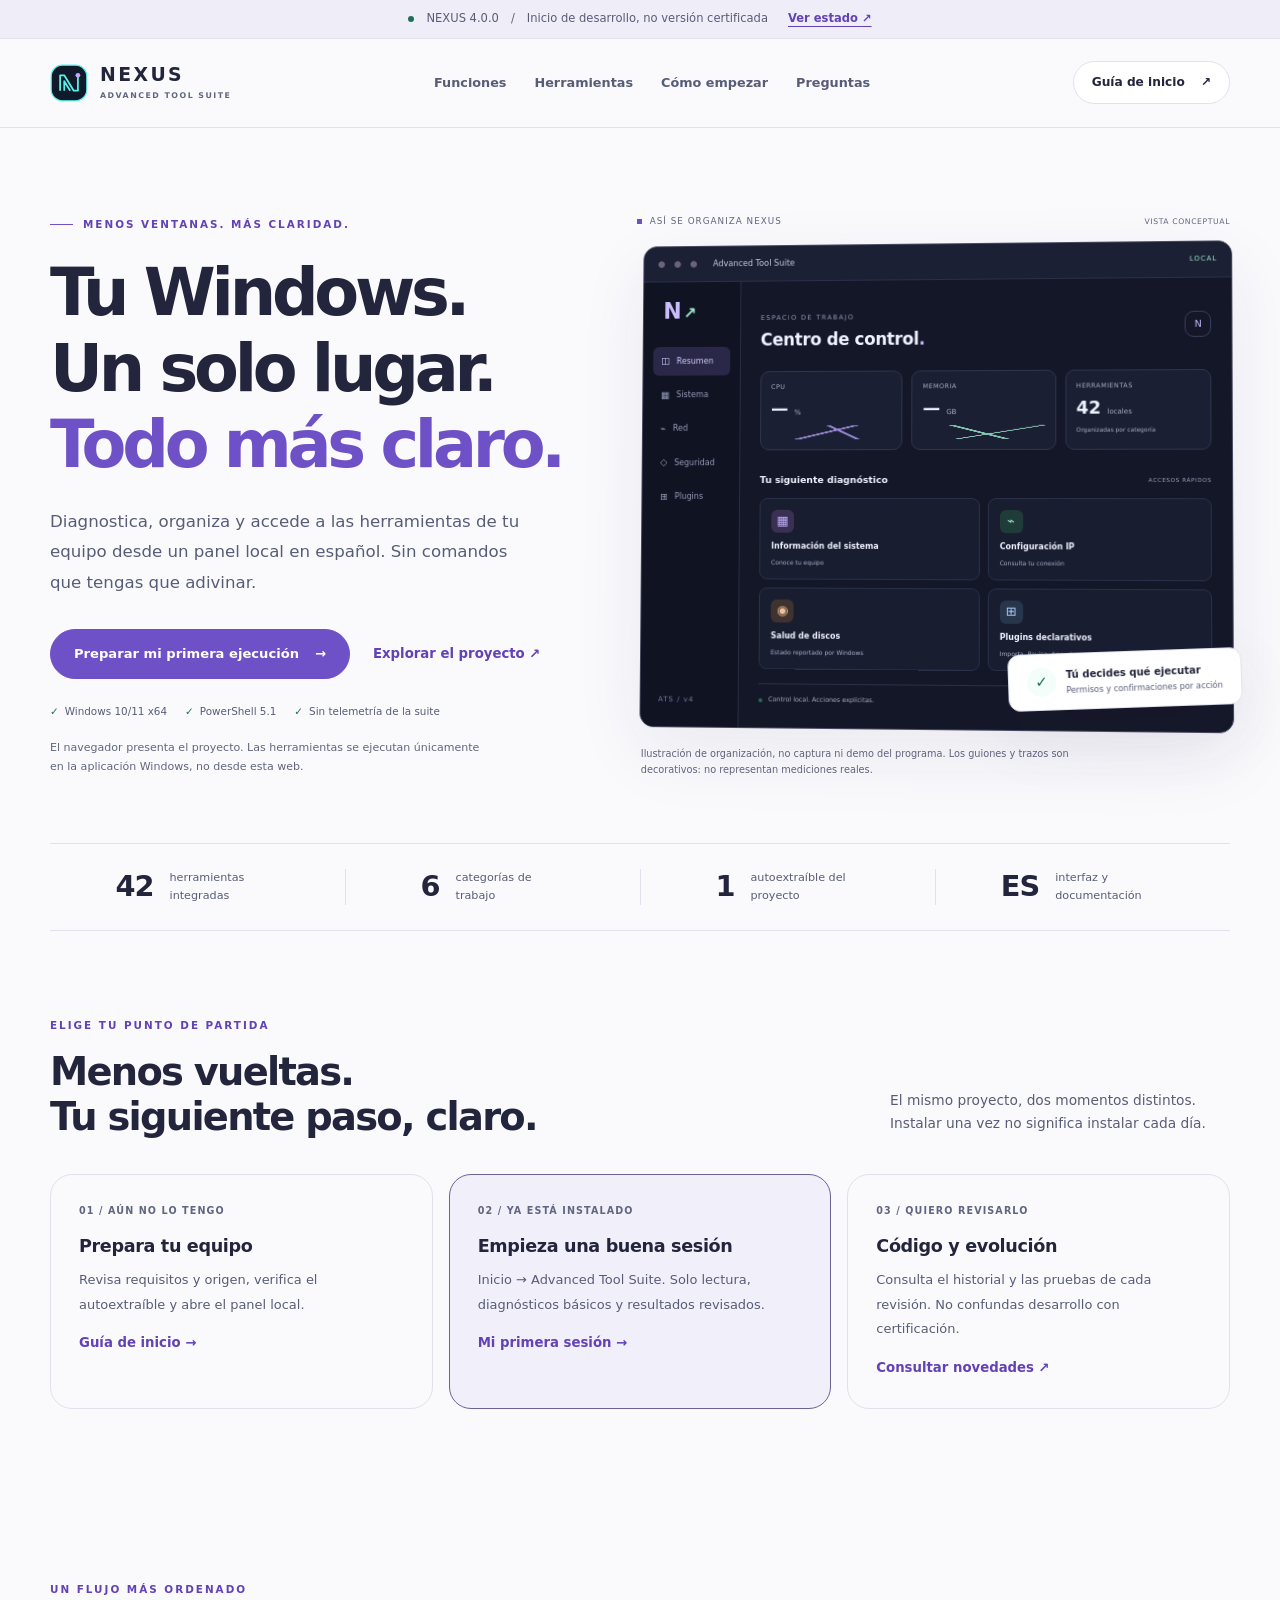
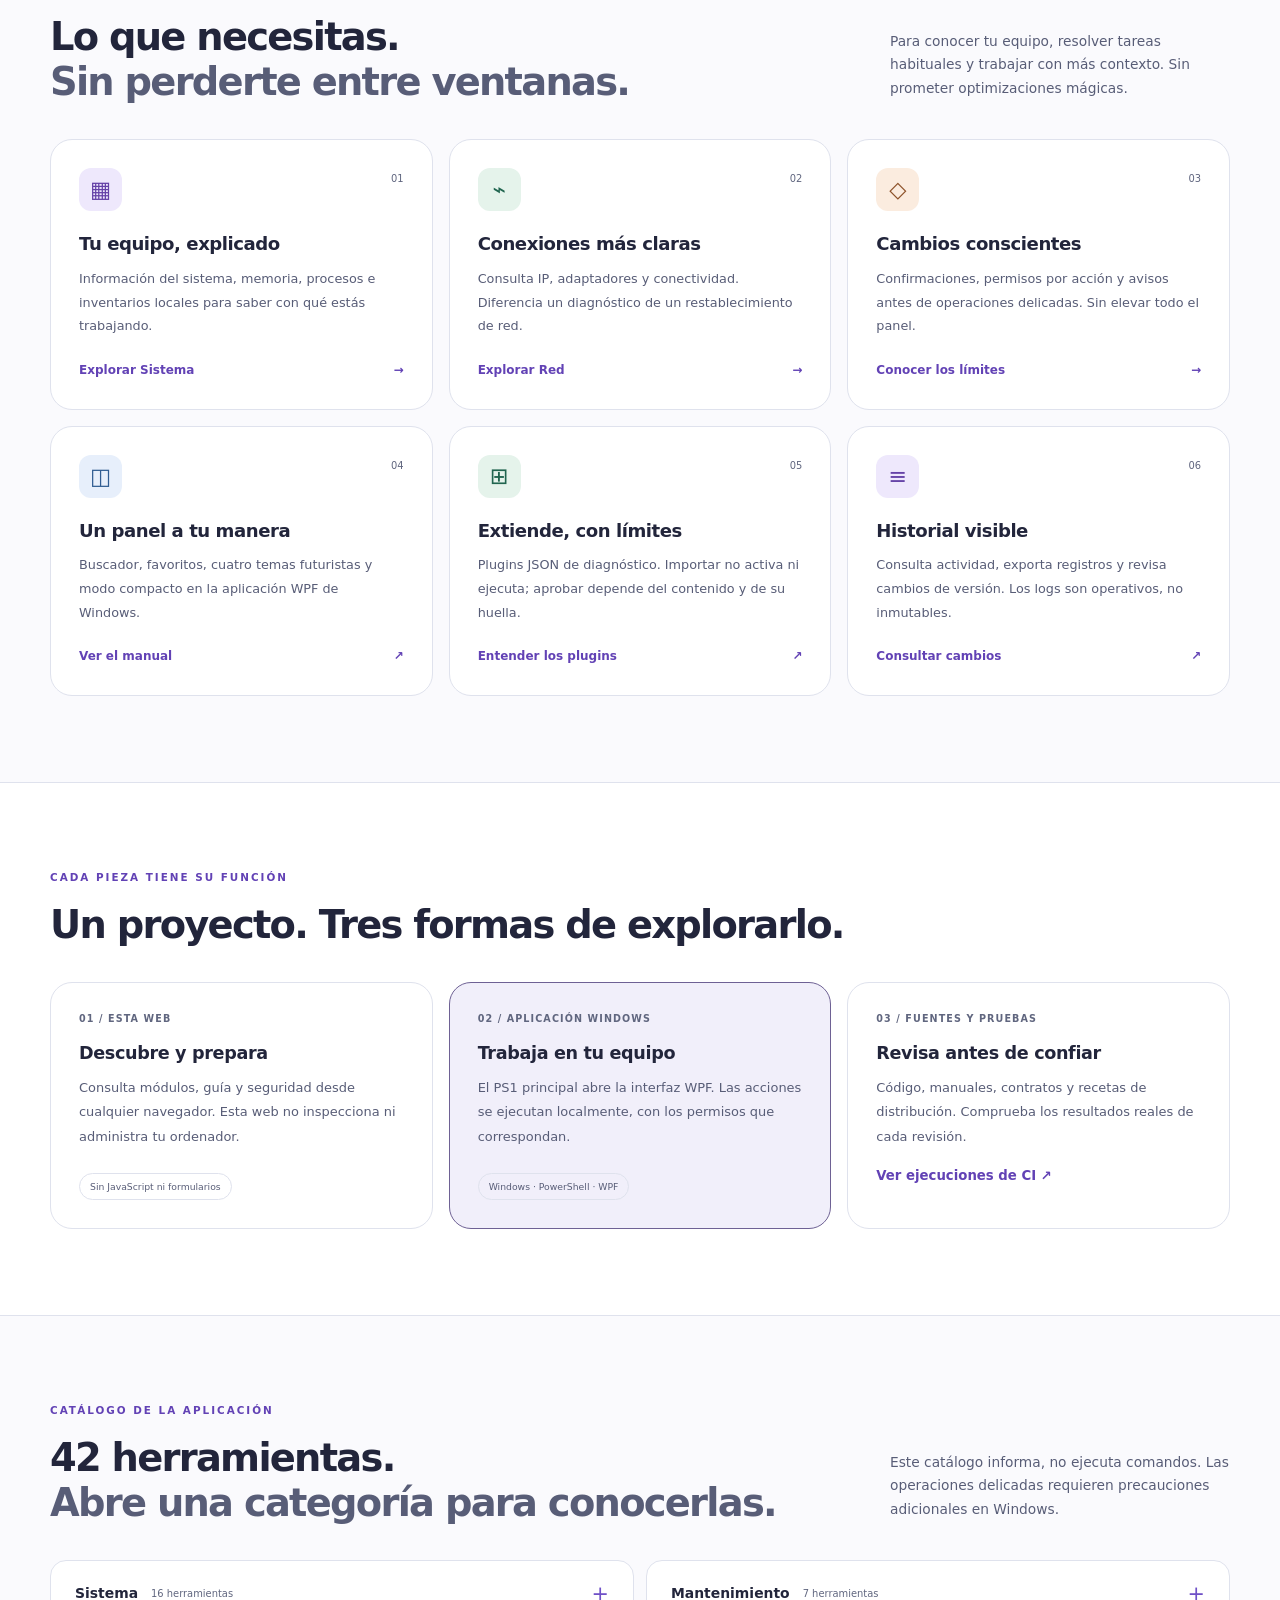
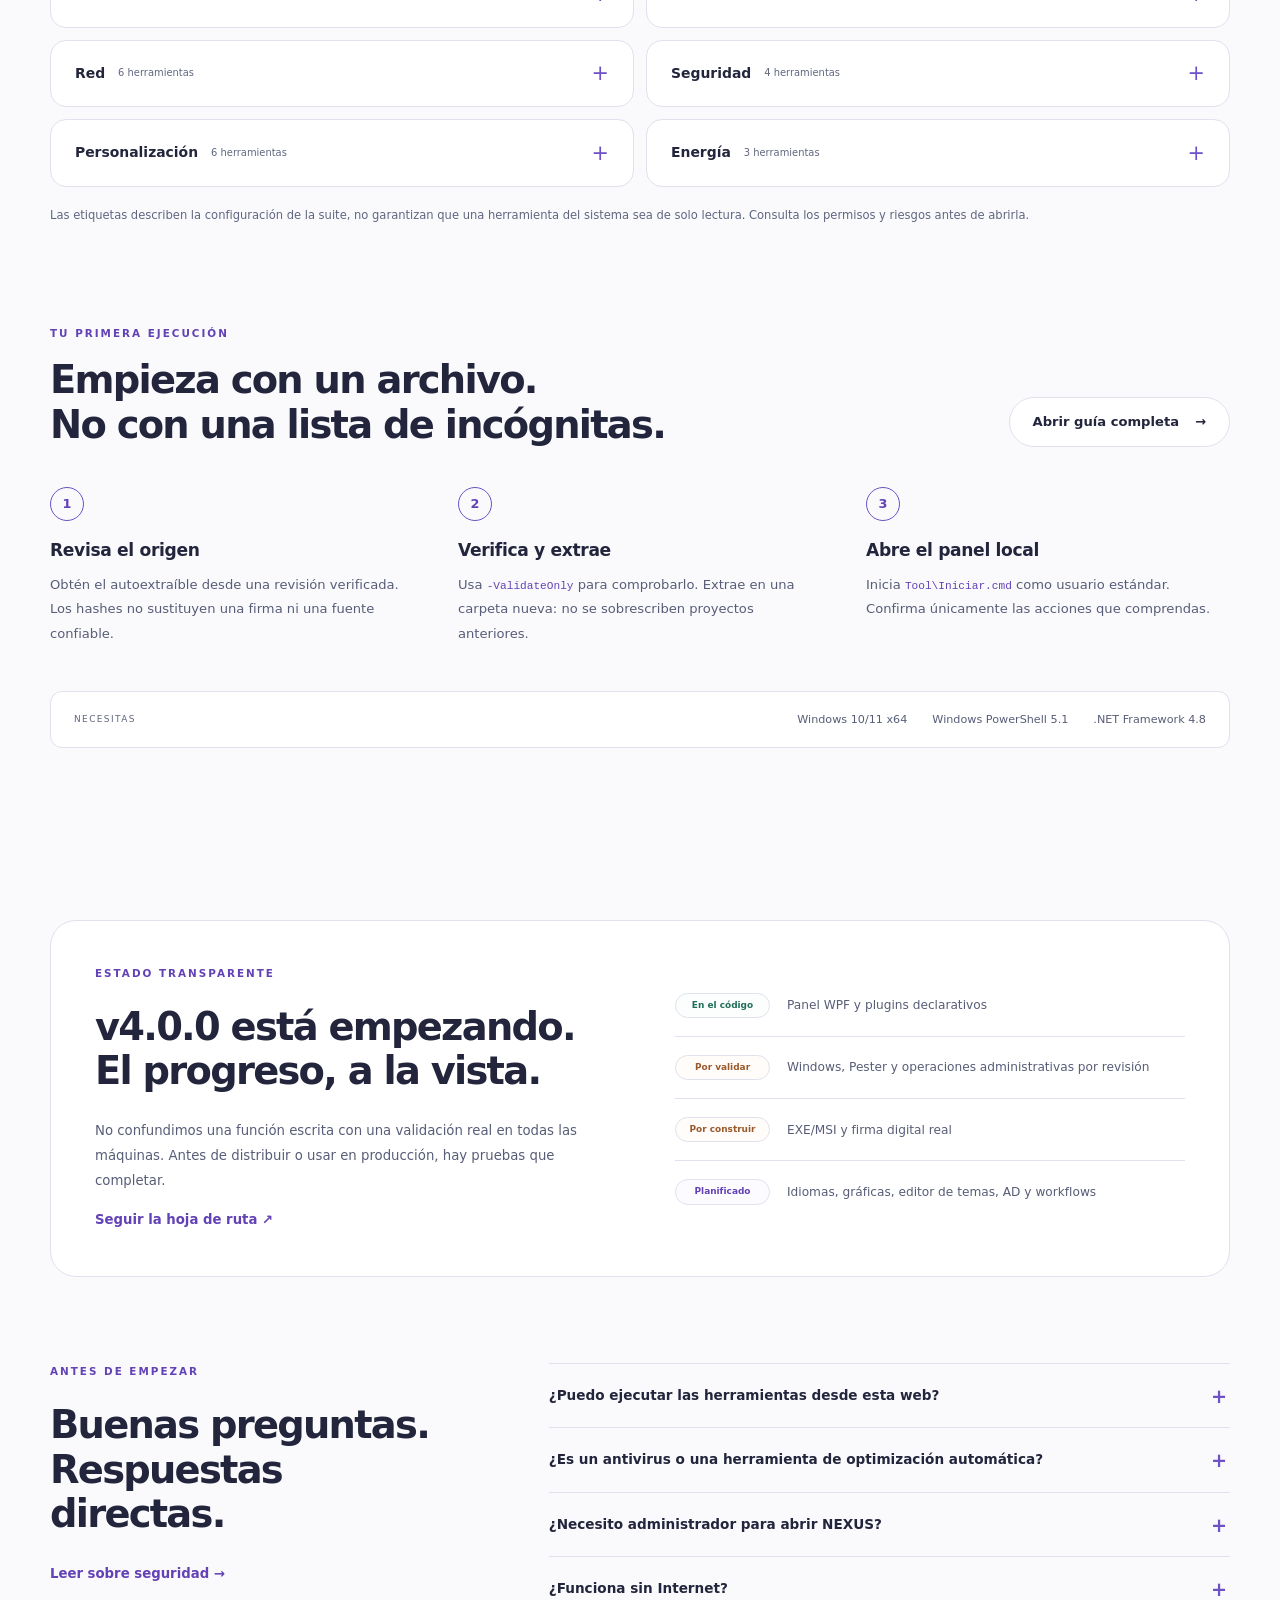
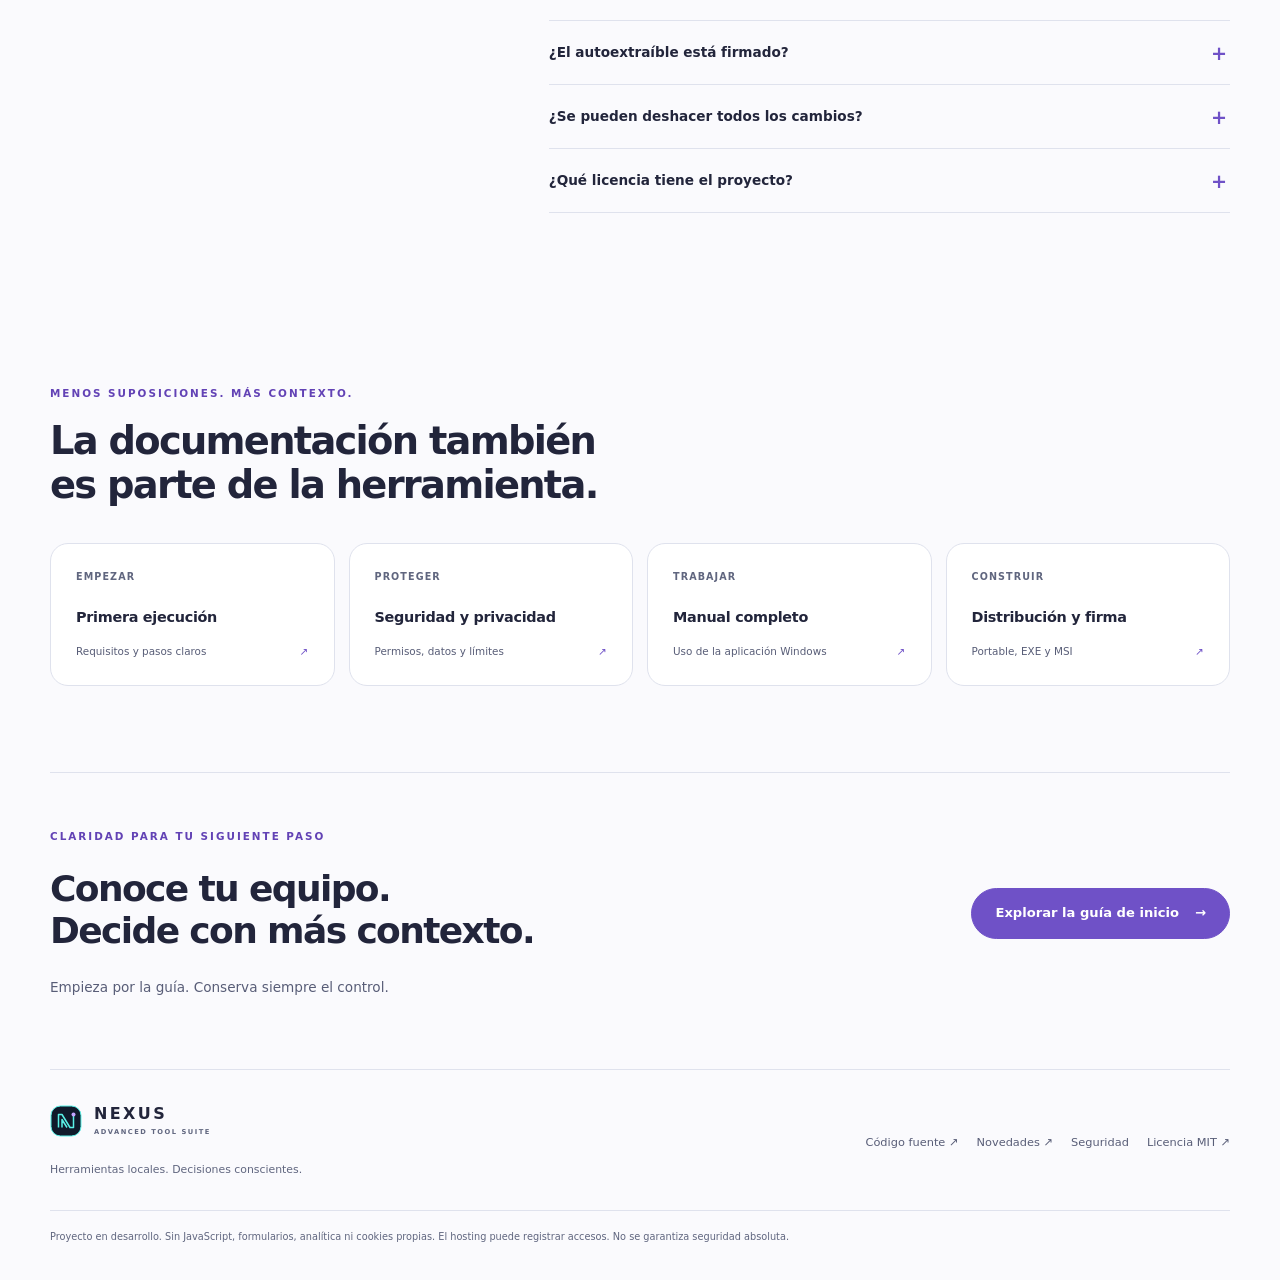
<file: site/index.html>
<!doctype html>
<html lang="es">
<head>
  <meta charset="utf-8">
  <meta name="viewport" content="width=device-width,initial-scale=1">
  <meta name="description" content="NEXUS reúne 42 herramientas de Windows en un panel PowerShell en español. Explora sus módulos, consulta la guía y prepara una ejecución segura.">
  <meta name="theme-color" content="#10132a">
  <meta name="referrer" content="no-referrer">
  <meta http-equiv="Content-Security-Policy" content="default-src 'none'; style-src 'self'; img-src 'self'; font-src 'none'; connect-src 'none'; script-src 'none'; object-src 'none'; base-uri 'none'; form-action 'none'">
  <meta name="color-scheme" content="dark light">
  <meta property="og:type" content="website">
  <meta property="og:locale" content="es_ES">
  <meta property="og:title" content="NEXUS · Tu Windows, bajo control">
  <meta property="og:description" content="Un panel local, 42 herramientas y una forma más clara de trabajar con Windows. Proyecto en desarrollo, con código y límites visibles.">
  <title>NEXUS · Tu Windows, bajo control</title>
  <link rel="icon" href="assets/logo.svg" type="image/svg+xml">
  <link rel="stylesheet" href="styles.css">
</head>
<body>
<a class="skip" href="#contenido">Saltar al contenido</a>
<div class="announcement"><span class="live-dot" aria-hidden="true"></span> NEXUS 4.0.0 <span class="announcement-divider">/</span> Inicio de desarrollo, no versión certificada <a href="#estado">Ver estado <span aria-hidden="true">↗</span></a></div>
<header class="site-header">
  <div class="wrap header-row">
    <a class="brand" href="./" aria-label="NEXUS, inicio"><img src="assets/logo.svg" width="38" height="38" alt=""><span>NEXUS<small>ADVANCED TOOL SUITE</small></span></a>
    <nav aria-label="Navegación principal"><a href="#modulos">Funciones</a><a href="#catalogo">Herramientas</a><a href="#empezar">Cómo empezar</a><a href="#preguntas">Preguntas</a></nav>
    <a class="button button-small" href="guia.html">Guía de inicio <span aria-hidden="true">↗</span></a>
  </div>
</header>
<main id="contenido">
  <section class="wrap hero" aria-labelledby="titulo">
    <div class="hero-copy">
      <p class="eyebrow"><span class="eyebrow-line" aria-hidden="true"></span> MENOS VENTANAS. MÁS CLARIDAD.</p>
      <h1 id="titulo">Tu Windows.<br>Un solo lugar.<br><span>Todo más claro.</span></h1>
      <p class="lead">Diagnostica, organiza y accede a las herramientas de tu equipo desde un panel local en español. Sin comandos que tengas que adivinar.</p>
      <div class="actions"><a class="button primary" href="guia.html">Preparar mi primera ejecución <span aria-hidden="true">→</span></a><a class="text-link" href="https://github.com/yhquintero/Advanced_Tool_Suite">Explorar el proyecto ↗</a></div>
      <ul class="hero-points"><li>Windows 10/11 x64</li><li>PowerShell 5.1</li><li>Sin telemetría de la suite</li></ul>
      <p class="hero-note">El navegador presenta el proyecto. Las herramientas se ejecutan únicamente en la aplicación Windows, no desde esta web.</p>
    </div>
    <figure class="product-figure">
      <div class="preview-label"><span class="tiny-square" aria-hidden="true"></span> ASÍ SE ORGANIZA NEXUS <span>VISTA CONCEPTUAL</span></div>
      <div class="product-window" role="img" aria-label="Ilustración del centro de control, sin conexión al equipo">
        <div class="window-bar"><span class="window-dots" aria-hidden="true">● ● ●</span><span>Advanced Tool Suite</span><span class="local-badge">LOCAL</span></div>
        <div class="window-body">
          <div class="mock-sidebar" aria-hidden="true"><div class="mock-mark">N<span>↗</span></div><span class="mock-active">◫ <span>Resumen</span></span><span>▦ <span>Sistema</span></span><span>⌁ <span>Red</span></span><span>◇ <span>Seguridad</span></span><span>⊞ <span>Plugins</span></span><div class="mock-sidebar-bottom">ATS / v4</div></div>
          <div class="mock-main">
            <div class="mock-greeting"><div><small>ESPACIO DE TRABAJO</small><h2>Centro de control<span>.</span></h2></div><span class="mock-avatar" aria-hidden="true">N</span></div>
            <div class="mock-metrics"><div><span>CPU</span><strong>— <small>%</small></strong><div class="spark spark-a" aria-hidden="true"></div></div><div><span>MEMORIA</span><strong>— <small>GB</small></strong><div class="spark spark-b" aria-hidden="true"></div></div><div><span>HERRAMIENTAS</span><strong>42 <small>locales</small></strong><span class="metric-caption">Organizadas por categoría</span></div></div>
            <div class="mock-section-title"><strong>Tu siguiente diagnóstico</strong><span>ACCESOS RÁPIDOS</span></div>
            <div class="mock-tool-grid"><div><span class="tool-symbol lavender" aria-hidden="true">▦</span><strong>Información del sistema</strong><small>Conoce tu equipo</small></div><div><span class="tool-symbol mint" aria-hidden="true">⌁</span><strong>Configuración IP</strong><small>Consulta tu conexión</small></div><div><span class="tool-symbol peach" aria-hidden="true">◉</span><strong>Salud de discos</strong><small>Estado reportado por Windows</small></div><div><span class="tool-symbol blue" aria-hidden="true">⊞</span><strong>Plugins declarativos</strong><small>Importa. Revisa. Aprueba.</small></div></div>
            <div class="mock-activity"><span class="live-dot" aria-hidden="true"></span><span>Control local. Acciones explícitas.</span><span class="activity-line" aria-hidden="true"></span></div>
          </div>
        </div>
      </div>
      <figcaption>Ilustración de organización, no captura ni demo del programa. Los guiones y trazos son decorativos: no representan mediciones reales.</figcaption>
      <div class="floating-note"><span aria-hidden="true">✓</span><div><strong>Tú decides qué ejecutar</strong><small>Permisos y confirmaciones por acción</small></div></div>
    </figure>
  </section>
  <div class="wrap proof-strip" aria-label="Resumen del proyecto"><div><strong>42</strong><span>herramientas integradas</span></div><div><strong>6</strong><span>categorías de trabajo</span></div><div><strong>1</strong><span>autoextraíble del proyecto</span></div><div><strong>ES</strong><span>interfaz y documentación</span></div></div>

  <section class="wrap section journey-section" aria-labelledby="ruta-uso"><div class="section-heading"><div><p class="eyebrow">ELIGE TU PUNTO DE PARTIDA</p><h2 id="ruta-uso">Menos vueltas.<br>Tu siguiente paso, claro.</h2></div><p>El mismo proyecto, dos momentos distintos. Instalar una vez no significa instalar cada día.</p></div><div class="ecosystem-grid"><article><span class="ecosystem-tag">01 / AÚN NO LO TENGO</span><h3>Prepara tu equipo</h3><p>Revisa requisitos y origen, verifica el autoextraíble y abre el panel local.</p><a class="text-link" href="guia.html">Guía de inicio →</a></article><article class="ecosystem-highlight"><span class="ecosystem-tag">02 / YA ESTÁ INSTALADO</span><h3>Empieza una buena sesión</h3><p>Inicio → Advanced Tool Suite. Solo lectura, diagnósticos básicos y resultados revisados.</p><a class="text-link" href="uso.html">Mi primera sesión →</a></article><article><span class="ecosystem-tag">03 / QUIERO REVISARLO</span><h3>Código y evolución</h3><p>Consulta el historial y las pruebas de cada revisión. No confundas desarrollo con certificación.</p><a class="text-link" href="https://github.com/yhquintero/Advanced_Tool_Suite/blob/main/CHANGELOG.md">Consultar novedades ↗</a></article></div></section>
  <section class="wrap section" id="modulos" aria-labelledby="funciones">
    <div class="section-heading"><div><p class="eyebrow">UN FLUJO MÁS ORDENADO</p><h2 id="funciones">Lo que necesitas.<br><span class="muted-heading">Sin perderte entre ventanas.</span></h2></div><p>Para conocer tu equipo, resolver tareas habituales y trabajar con más contexto. Sin prometer optimizaciones mágicas.</p></div>
    <div class="feature-grid">
      <article class="feature-card"><span class="tool-symbol lavender" aria-hidden="true">▦</span><span class="feature-number">01</span><h3>Tu equipo, explicado</h3><p>Información del sistema, memoria, procesos e inventarios locales para saber con qué estás trabajando.</p><a href="#catalogo">Explorar Sistema <span aria-hidden="true">→</span></a></article>
      <article class="feature-card"><span class="tool-symbol mint" aria-hidden="true">⌁</span><span class="feature-number">02</span><h3>Conexiones más claras</h3><p>Consulta IP, adaptadores y conectividad. Diferencia un diagnóstico de un restablecimiento de red.</p><a href="#catalogo">Explorar Red <span aria-hidden="true">→</span></a></article>
      <article class="feature-card"><span class="tool-symbol peach" aria-hidden="true">◇</span><span class="feature-number">03</span><h3>Cambios conscientes</h3><p>Confirmaciones, permisos por acción y avisos antes de operaciones delicadas. Sin elevar todo el panel.</p><a href="seguridad.html">Conocer los límites <span aria-hidden="true">→</span></a></article>
      <article class="feature-card"><span class="tool-symbol blue" aria-hidden="true">◫</span><span class="feature-number">04</span><h3>Un panel a tu manera</h3><p>Buscador, favoritos, cuatro temas futuristas y modo compacto en la aplicación WPF de Windows.</p><a href="https://github.com/yhquintero/Advanced_Tool_Suite/blob/main/MANUAL.md">Ver el manual <span aria-hidden="true">↗</span></a></article>
      <article class="feature-card"><span class="tool-symbol mint" aria-hidden="true">⊞</span><span class="feature-number">05</span><h3>Extiende, con límites</h3><p>Plugins JSON de diagnóstico. Importar no activa ni ejecuta; aprobar depende del contenido y de su huella.</p><a href="https://github.com/yhquintero/Advanced_Tool_Suite/blob/main/Plugins/README.md">Entender los plugins <span aria-hidden="true">↗</span></a></article>
      <article class="feature-card"><span class="tool-symbol lavender" aria-hidden="true">≡</span><span class="feature-number">06</span><h3>Historial visible</h3><p>Consulta actividad, exporta registros y revisa cambios de versión. Los logs son operativos, no inmutables.</p><a href="https://github.com/yhquintero/Advanced_Tool_Suite/blob/main/CHANGELOG.md">Consultar cambios <span aria-hidden="true">↗</span></a></article>
    </div>
  </section>

  <section class="ecosystem-section" aria-labelledby="ecosistema"><div class="wrap section"><div class="section-heading"><div><p class="eyebrow">CADA PIEZA TIENE SU FUNCIÓN</p><h2 id="ecosistema">Un proyecto. Tres formas de explorarlo.</h2></div></div><div class="ecosystem-grid"><article><span class="ecosystem-tag">01 / ESTA WEB</span><h3>Descubre y prepara</h3><p>Consulta módulos, guía y seguridad desde cualquier navegador. Esta web no inspecciona ni administra tu ordenador.</p><span class="pill">Sin JavaScript ni formularios</span></article><article class="ecosystem-highlight"><span class="ecosystem-tag">02 / APLICACIÓN WINDOWS</span><h3>Trabaja en tu equipo</h3><p>El PS1 principal abre la interfaz WPF. Las acciones se ejecutan localmente, con los permisos que correspondan.</p><span class="pill">Windows · PowerShell · WPF</span></article><article><span class="ecosystem-tag">03 / FUENTES Y PRUEBAS</span><h3>Revisa antes de confiar</h3><p>Código, manuales, contratos y recetas de distribución. Comprueba los resultados reales de cada revisión.</p><a class="text-link" href="https://github.com/yhquintero/Advanced_Tool_Suite/actions">Ver ejecuciones de CI ↗</a></article></div></div></section>

  <section class="wrap section" id="catalogo" aria-labelledby="herramientas"><div class="section-heading"><div><p class="eyebrow">CATÁLOGO DE LA APLICACIÓN</p><h2 id="herramientas">42 herramientas.<br><span class="muted-heading">Abre una categoría para conocerlas.</span></h2></div><p>Este catálogo informa, no ejecuta comandos. Las operaciones delicadas requieren precauciones adicionales en Windows.</p></div>
    <div class="catalog" data-catalog="builtin">
<!-- ATS_CATALOG_START -->
      <details class="category"><summary>Sistema<span class="category-count">16 herramientas</span></summary><ul class="tool-list">
        <li data-tool-id="1"><strong>Informacion del sistema</strong><span class="tool-permission">Abrir / consultar</span><small>Version de Windows, hardware y configuracion.</small></li>
        <li data-tool-id="2"><strong>Administrador de tareas</strong><span class="tool-permission">Abrir / consultar</span><small>Procesos, consumo de CPU y memoria.</small></li>
        <li data-tool-id="3"><strong>Administrador de dispositivos</strong><span class="tool-permission">Abrir / consultar</span><small>Hardware y controladores del equipo.</small></li>
        <li data-tool-id="4"><strong>Servicios de Windows</strong><span class="tool-permission">UAC</span><small>Consulta y administra servicios.</small></li>
        <li data-tool-id="6"><strong>Terminal administrativa</strong><span class="tool-permission">UAC</span><small>Abre CMD con privilegios elevados.</small></li>
        <li data-tool-id="7"><strong>Panel de control</strong><span class="tool-permission">Abrir / consultar</span><small>Todas las opciones clasicas de Windows.</small></li>
        <li data-tool-id="8"><strong>Editor del Registro</strong><span class="tool-permission warning">UAC · confirmar</span><small>Configuracion avanzada. Exporta antes de modificar.</small></li>
        <li data-tool-id="9"><strong>Dispositivos de audio</strong><span class="tool-permission">Abrir / consultar</span><small>Reproduccion, grabacion y sonidos.</small></li>
        <li data-tool-id="16"><strong>Todas las tareas</strong><span class="tool-permission">Abrir / consultar</span><small>Abre la vista avanzada del Panel de control.</small></li>
        <li data-tool-id="24"><strong>Reiniciar Explorador</strong><span class="tool-permission warning">Confirmación</span><small>Cierra ventanas del Explorador y recarga la barra de tareas.</small></li>
        <li data-tool-id="30"><strong>Exportar inventario</strong><span class="tool-permission">Abrir / consultar</span><small>Genera un informe local de hardware y red en Documentos.</small></li>
        <li data-tool-id="31"><strong>Fecha y hora</strong><span class="tool-permission">Abrir / consultar</span><small>Reloj, zona horaria y sincronizacion.</small></li>
        <li data-tool-id="36"><strong>Bloc de notas</strong><span class="tool-permission">Abrir / consultar</span><small>Editor de texto de Windows.</small></li>
        <li data-tool-id="38"><strong>Aplicaciones instaladas</strong><span class="tool-permission">Abrir / consultar</span><small>Abre la carpeta de aplicaciones de Windows.</small></li>
        <li data-tool-id="39"><strong>Activacion de Windows</strong><span class="tool-permission">Abrir / consultar</span><small>Consulta el estado de licencia en Configuracion.</small></li>
        <li data-tool-id="41"><strong>Programador de tareas</strong><span class="tool-permission">UAC</span><small>Consulta y administra tareas programadas.</small></li>
      </ul></details>
      <details class="category"><summary>Mantenimiento<span class="category-count">7 herramientas</span></summary><ul class="tool-list">
        <li data-tool-id="11"><strong>Comprobar unidad</strong><span class="tool-permission">UAC</span><small>CHKDSK en modo lectura; no programa reparaciones.</small></li>
        <li data-tool-id="12"><strong>Convertir FAT32 a NTFS</strong><span class="tool-permission warning">UAC · confirmar</span><small>Conversion no reversible desde esta herramienta. Haz una copia.</small></li>
        <li data-tool-id="13"><strong>Liberar espacio</strong><span class="tool-permission">Abrir / consultar</span><small>Abre el limpiador oficial; tu eliges que borrar.</small></li>
        <li data-tool-id="14"><strong>Diagnostico de memoria</strong><span class="tool-permission">Abrir / consultar</span><small>Consulta consumo real; no cierra procesos ni promete liberar RAM.</small></li>
        <li data-tool-id="15"><strong>Planes de energia</strong><span class="tool-permission">Abrir / consultar</span><small>Elige rendimiento o ahorro sin cambios automaticos.</small></li>
        <li data-tool-id="19"><strong>Salud de los discos</strong><span class="tool-permission">Abrir / consultar</span><small>Estado reportado por Windows; no sustituye un diagnostico fisico.</small></li>
        <li data-tool-id="32"><strong>Administrador de discos</strong><span class="tool-permission">UAC</span><small>Particiones y volumenes. Modifica con precaucion.</small></li>
      </ul></details>
      <details class="category"><summary>Red<span class="category-count">6 herramientas</span></summary><ul class="tool-list">
        <li data-tool-id="5"><strong>Adaptadores de red</strong><span class="tool-permission">Abrir / consultar</span><small>Conexiones Ethernet, Wi-Fi y adaptadores.</small></li>
        <li data-tool-id="20"><strong>Restablecer Winsock</strong><span class="tool-permission warning">UAC · confirmar</span><small>Restablece el catalogo de red; requiere reinicio posterior.</small></li>
        <li data-tool-id="21"><strong>Configuracion de red</strong><span class="tool-permission">Abrir / consultar</span><small>Abre la configuracion de conexiones de Windows.</small></li>
        <li data-tool-id="27"><strong>Configuracion IP</strong><span class="tool-permission">Abrir / consultar</span><small>Muestra direcciones, DNS y puertas de enlace.</small></li>
        <li data-tool-id="28"><strong>Prueba de conectividad</strong><span class="tool-permission">Abrir / consultar</span><small>Envia cuatro solicitudes a google.com.</small></li>
        <li data-tool-id="29"><strong>Consultar IP o dominio</strong><span class="tool-permission">Abrir / consultar</span><small>Prueba un destino validado con cuatro solicitudes.</small></li>
      </ul></details>
      <details class="category"><summary>Seguridad<span class="category-count">4 herramientas</span></summary><ul class="tool-list">
        <li data-tool-id="33"><strong>Activar firewall</strong><span class="tool-permission warning">UAC · confirmar</span><small>Activa la proteccion en todos los perfiles.</small></li>
        <li data-tool-id="34"><strong>Desactivar firewall</strong><span class="tool-permission warning">UAC · confirmar</span><small>Desprotege todos los perfiles. No recomendado.</small></li>
        <li data-tool-id="35"><strong>Seguridad de Windows</strong><span class="tool-permission">Abrir / consultar</span><small>Centro de proteccion y estado del antivirus.</small></li>
        <li data-tool-id="40"><strong>Analisis rapido Defender</strong><span class="tool-permission">UAC</span><small>Solicita un analisis rapido con Microsoft Defender.</small></li>
      </ul></details>
      <details class="category"><summary>Personalización<span class="category-count">6 herramientas</span></summary><ul class="tool-list">
        <li data-tool-id="10"><strong>Ver archivos ocultos</strong><span class="tool-permission">Abrir / consultar</span><small>Activa su visualizacion sin alterar archivos del disco.</small></li>
        <li data-tool-id="17"><strong>Menu contextual clasico</strong><span class="tool-permission warning">Confirmación</span><small>Windows 11: requiere reiniciar el Explorador o la sesion.</small></li>
        <li data-tool-id="18"><strong>Restaurar menu moderno</strong><span class="tool-permission warning">Confirmación</span><small>Deshace el ajuste del menu clasico en Windows 11.</small></li>
        <li data-tool-id="25"><strong>Modo oscuro</strong><span class="tool-permission">Abrir / consultar</span><small>Activa el tema oscuro de las aplicaciones de Windows.</small></li>
        <li data-tool-id="26"><strong>Modo claro</strong><span class="tool-permission">Abrir / consultar</span><small>Restaura el tema claro de las aplicaciones de Windows.</small></li>
        <li data-tool-id="37"><strong>Configuracion regional</strong><span class="tool-permission">Abrir / consultar</span><small>Formatos, idioma y opciones regionales.</small></li>
      </ul></details>
      <details class="category"><summary>Energía<span class="category-count">3 herramientas</span></summary><ul class="tool-list">
        <li data-tool-id="22"><strong>Apagar equipo</strong><span class="tool-permission warning">Confirmación</span><small>Apagado inmediato tras confirmar. Guarda tu trabajo.</small></li>
        <li data-tool-id="23"><strong>Reiniciar equipo</strong><span class="tool-permission warning">Confirmación</span><small>Reinicio inmediato tras confirmar. Guarda tu trabajo.</small></li>
        <li data-tool-id="42"><strong>Cancelar apagado o reinicio</strong><span class="tool-permission">Abrir / consultar</span><small>Cancela una cuenta atras pendiente programada desde Windows.</small></li>
      </ul></details>
    <!-- ATS_CATALOG_END -->
    </div>
    <p class="fine">Las etiquetas describen la configuración de la suite, no garantizan que una herramienta del sistema sea de solo lectura. Consulta los permisos y riesgos antes de abrirla.</p>
  </section>

  <section class="wrap section start-section" id="empezar" aria-labelledby="primeros-pasos"><div class="section-heading"><div><p class="eyebrow">TU PRIMERA EJECUCIÓN</p><h2 id="primeros-pasos">Empieza con un archivo.<br>No con una lista de incógnitas.</h2></div><a class="button" href="guia.html">Abrir guía completa <span aria-hidden="true">→</span></a></div><ol class="steps"><li><span class="step-number">1</span><h3>Revisa el origen</h3><p>Obtén el autoextraíble desde una revisión verificada. Los hashes no sustituyen una firma ni una fuente confiable.</p></li><li><span class="step-number">2</span><h3>Verifica y extrae</h3><p>Usa <code>-ValidateOnly</code> para comprobarlo. Extrae en una carpeta nueva: no se sobrescriben proyectos anteriores.</p></li><li><span class="step-number">3</span><h3>Abre el panel local</h3><p>Inicia <code>Tool\Iniciar.cmd</code> como usuario estándar. Confirma únicamente las acciones que comprendas.</p></li></ol><div class="requirements"><span class="requirements-label">NECESITAS</span><span>Windows 10/11 x64</span><span>Windows PowerShell 5.1</span><span>.NET Framework 4.8</span></div></section>

  <section class="wrap section" id="estado" aria-labelledby="version"><div class="release-panel"><div><p class="eyebrow">ESTADO TRANSPARENTE</p><h2 id="version">v4.0.0 está empezando.<br>El progreso, a la vista.</h2><p>No confundimos una función escrita con una validación real en todas las máquinas. Antes de distribuir o usar en producción, hay pruebas que completar.</p><a class="text-link" href="https://github.com/yhquintero/Advanced_Tool_Suite/blob/main/docs/ROADMAP-v4.0.0.md">Seguir la hoja de ruta ↗</a></div><ul class="release-list"><li><span class="state state-current">En el código</span><span>Panel WPF y plugins declarativos</span></li><li><span class="state state-review">Por validar</span><span>Windows, Pester y operaciones administrativas por revisión</span></li><li><span class="state state-review">Por construir</span><span>EXE/MSI y firma digital real</span></li><li><span class="state state-later">Planificado</span><span>Idiomas, gráficas, editor de temas, AD y workflows</span></li></ul></div></section>

  <section class="wrap section faq-section" id="preguntas" aria-labelledby="faq"><div><p class="eyebrow">ANTES DE EMPEZAR</p><h2 id="faq">Buenas preguntas.<br>Respuestas directas.</h2><a class="text-link" href="seguridad.html">Leer sobre seguridad →</a></div><div class="faq-list">
    <details><summary>¿Puedo ejecutar las herramientas desde esta web?</summary><p>No. Esta web presenta el proyecto y su documentación. Las herramientas funcionan en Windows mediante PowerShell y WPF. No hay acceso remoto al equipo desde el navegador.</p></details>
    <details><summary>¿Es un antivirus o una herramienta de optimización automática?</summary><p>No. Organiza diagnósticos y accesos administrativos. No promete liberar RAM, acelerar CPU ni garantizar que el equipo esté protegido o libre de fallos.</p></details>
    <details><summary>¿Necesito administrador para abrir NEXUS?</summary><p>Se recomienda usuario estándar. Algunas acciones solicitan UAC por separado; no hace falta elevar todo el panel. Cancelar UAC no concede permisos.</p></details>
    <details><summary>¿Funciona sin Internet?</summary><p>El panel y la extracción no necesitan descargar módulos para abrirse. Las pruebas de conectividad y determinadas herramientas de Windows sí pueden usar la red cuando las solicitas.</p></details>
    <details><summary>¿El autoextraíble está firmado?</summary><p>No se afirma que el fichero incluido esté firmado. Se comprueba integridad mediante hashes, pero estos no autentican al distribuidor. La receta Authenticode necesita un certificado autorizado y verificación real.</p></details>
    <details><summary>¿Se pueden deshacer todos los cambios?</summary><p>No. Deshacer cubre un valor interno de Registro. No revierte una conversión a NTFS, archivos borrados o cambios externos. Los puntos de restauración tampoco sustituyen copias de tus datos.</p></details>
    <details><summary>¿Qué licencia tiene el proyecto?</summary><p>MIT, con documentación de derechos y dependencias. Esta licencia no cambia las de herramientas de terceros ni garantiza seguridad. Revisa <a href="https://github.com/yhquintero/Advanced_Tool_Suite/blob/main/LICENSE">el texto canónico</a> y los avisos antes de redistribuir.</p></details>
  </div></section>

  <section class="wrap section" id="documentacion" aria-labelledby="guias"><div class="section-heading"><div><p class="eyebrow">MENOS SUPOSICIONES. MÁS CONTEXTO.</p><h2 id="guias">La documentación también<br>es parte de la herramienta.</h2></div></div><div class="docs"><a class="doc" href="guia.html"><span class="doc-type">EMPEZAR</span><strong>Primera ejecución</strong><small>Requisitos y pasos claros <span aria-hidden="true">↗</span></small></a><a class="doc" href="seguridad.html"><span class="doc-type">PROTEGER</span><strong>Seguridad y privacidad</strong><small>Permisos, datos y límites <span aria-hidden="true">↗</span></small></a><a class="doc" href="https://github.com/yhquintero/Advanced_Tool_Suite/blob/main/MANUAL.md"><span class="doc-type">TRABAJAR</span><strong>Manual completo</strong><small>Uso de la aplicación Windows <span aria-hidden="true">↗</span></small></a><a class="doc" href="https://github.com/yhquintero/Advanced_Tool_Suite/blob/main/BUILD.md"><span class="doc-type">CONSTRUIR</span><strong>Distribución y firma</strong><small>Portable, EXE y MSI <span aria-hidden="true">↗</span></small></a></div></section>
  <section class="wrap final-cta"><div><p class="eyebrow">CLARIDAD PARA TU SIGUIENTE PASO</p><h2>Conoce tu equipo.<br>Decide con más contexto.</h2><p>Empieza por la guía. Conserva siempre el control.</p></div><a class="button primary" href="guia.html">Explorar la guía de inicio <span aria-hidden="true">→</span></a></section>
</main>
<footer class="wrap footer"><div><a class="brand" href="./"><img src="assets/logo.svg" width="32" height="32" alt=""><span>NEXUS<small>ADVANCED TOOL SUITE</small></span></a><p>Herramientas locales. Decisiones conscientes.</p></div><div class="footer-links"><a href="https://github.com/yhquintero/Advanced_Tool_Suite">Código fuente ↗</a><a href="https://github.com/yhquintero/Advanced_Tool_Suite/blob/main/CHANGELOG.md">Novedades ↗</a><a href="seguridad.html">Seguridad</a><a href="https://github.com/yhquintero/Advanced_Tool_Suite/blob/main/LICENSE">Licencia MIT ↗</a></div><p class="footer-note">Proyecto en desarrollo. Sin JavaScript, formularios, analítica ni cookies propias. El hosting puede registrar accesos. No se garantiza seguridad absoluta.</p></footer>
</body>
</html>
</file>
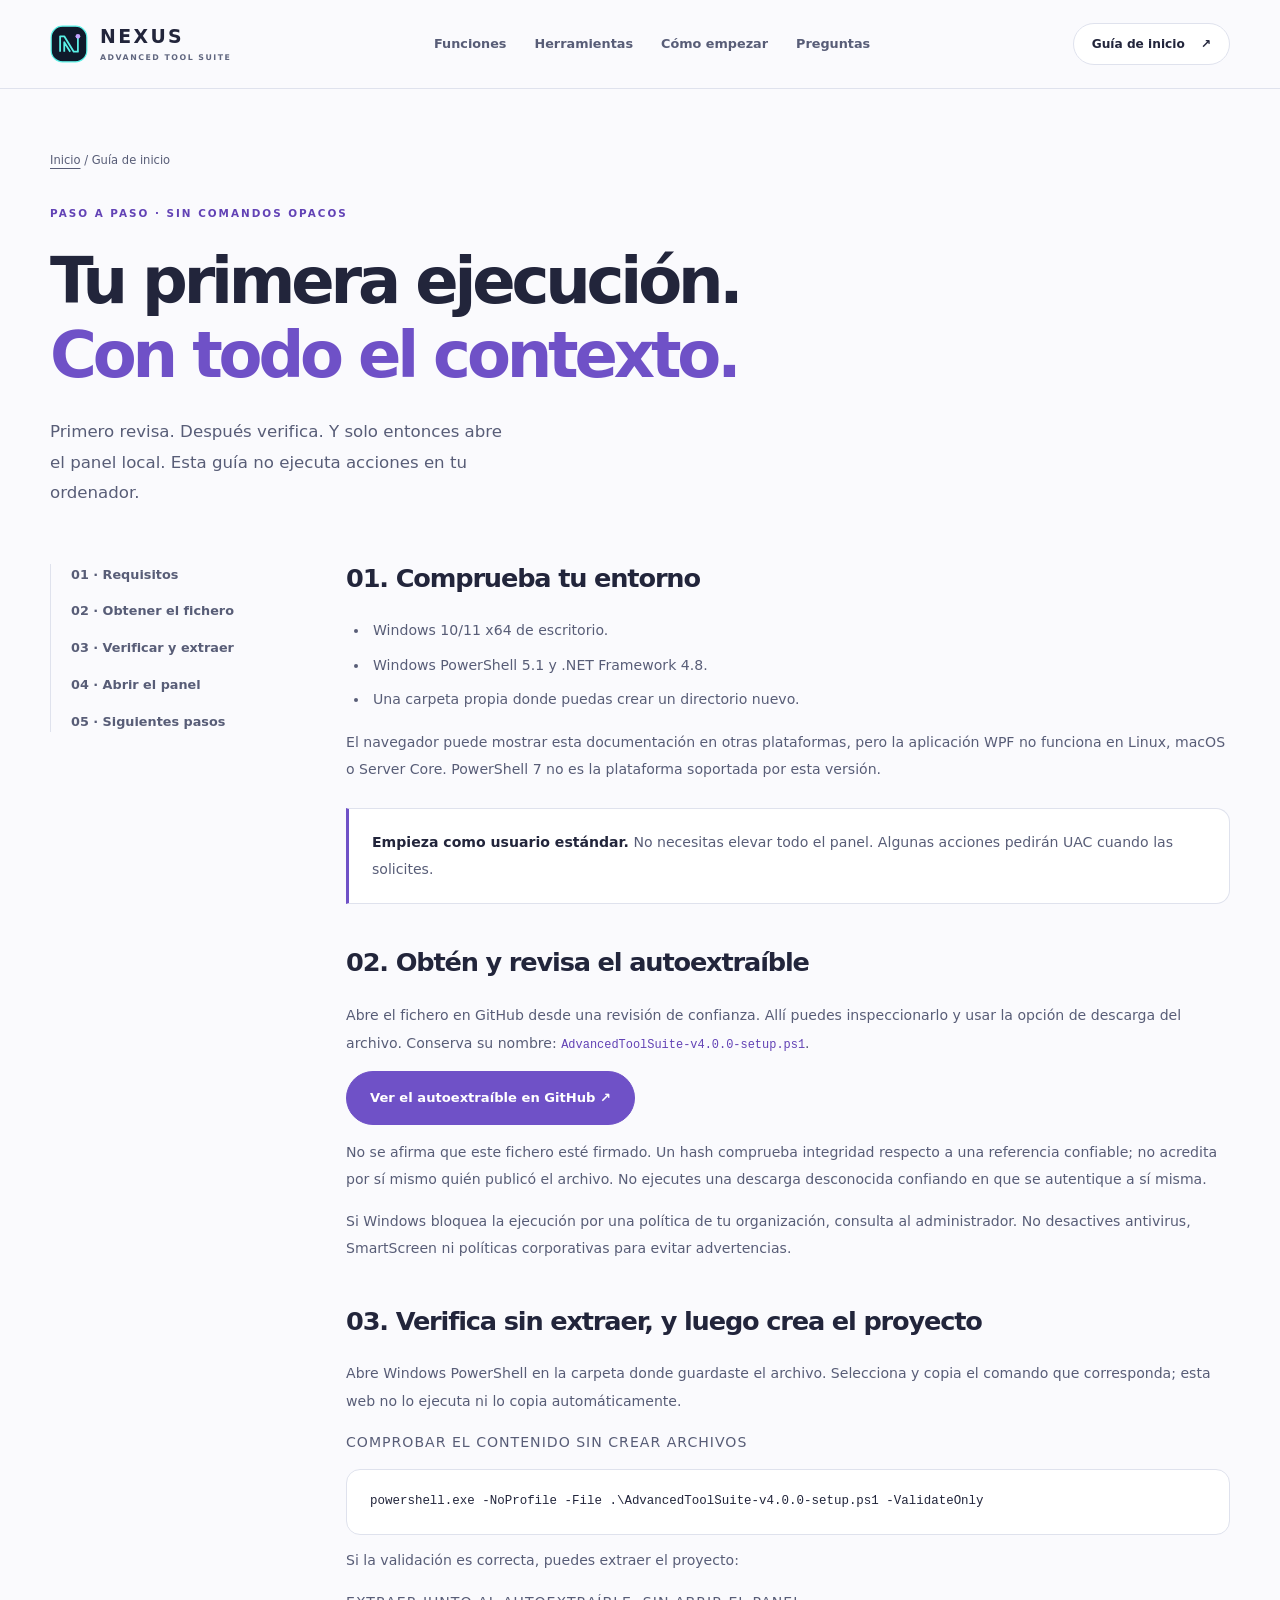
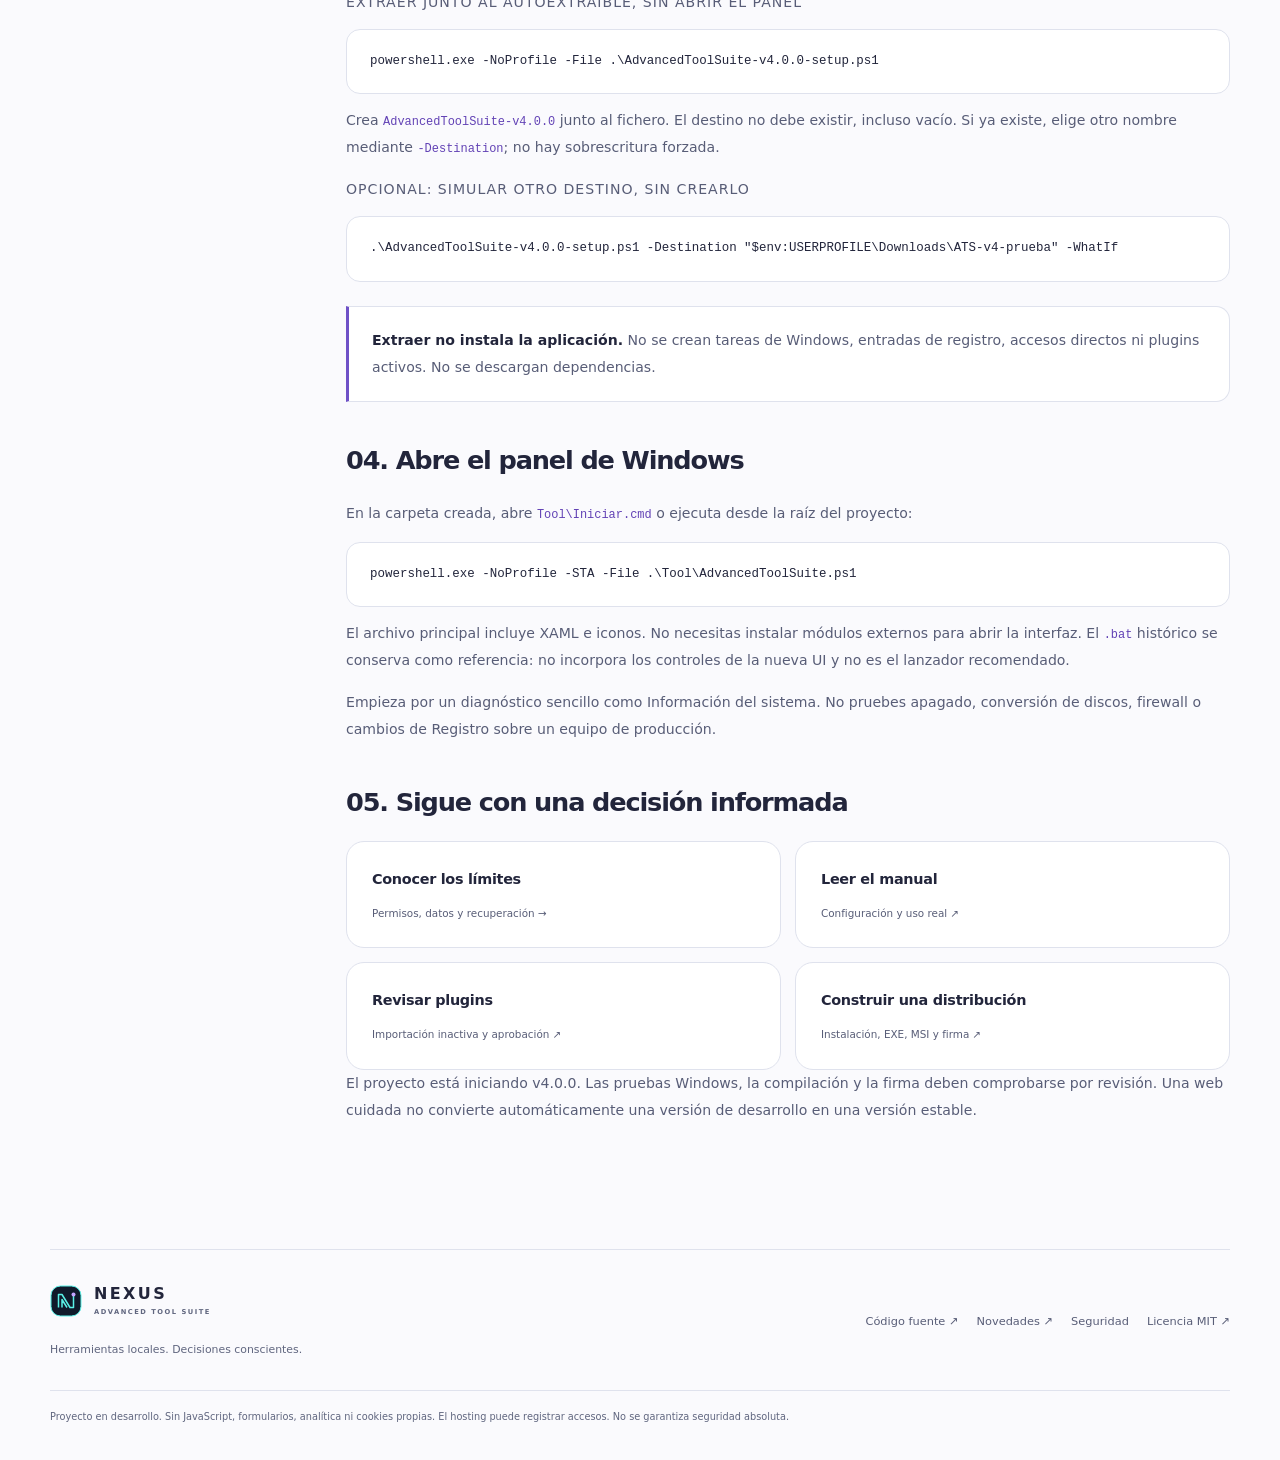
<file: site/guia.html>
<!doctype html>
<html lang="es">
<head>
  <meta charset="utf-8">
  <meta name="viewport" content="width=device-width,initial-scale=1">
  <meta name="description" content="Prepara tu primera ejecución de NEXUS en Windows: requisitos, origen, verificación del autoextraíble y apertura del panel.">
  <meta name="referrer" content="no-referrer">
  <meta name="theme-color" content="#10132a">
  <meta name="color-scheme" content="dark light">
  <meta http-equiv="Content-Security-Policy" content="default-src 'none'; style-src 'self'; img-src 'self'; font-src 'none'; connect-src 'none'; script-src 'none'; object-src 'none'; base-uri 'none'; form-action 'none'">
  <title>Guía de primera ejecución · NEXUS</title>
  <link rel="icon" href="assets/logo.svg" type="image/svg+xml">
  <link rel="stylesheet" href="styles.css">
</head>
<body>
<a class="skip" href="#contenido">Saltar al contenido</a>
<header class="site-header">
  <div class="wrap header-row">
    <a class="brand" href="./" aria-label="NEXUS, inicio"><img src="assets/logo.svg" width="38" height="38" alt=""><span>NEXUS<small>ADVANCED TOOL SUITE</small></span></a>
    <nav aria-label="Navegación principal"><a href="./#modulos">Funciones</a><a href="./#catalogo">Herramientas</a><a href="./#empezar">Cómo empezar</a><a href="./#preguntas">Preguntas</a></nav>
    <a class="button button-small" href="guia.html">Guía de inicio <span aria-hidden="true">↗</span></a>
  </div>
</header>
<main id="contenido" class="wrap">
  <div class="article-hero"><p class="breadcrumb"><a href="./">Inicio</a> / Guía de inicio</p><p class="eyebrow">PASO A PASO · SIN COMANDOS OPACOS</p><h1>Tu primera ejecución.<br><span>Con todo el contexto.</span></h1><p class="lead">Primero revisa. Después verifica. Y solo entonces abre el panel local. Esta guía no ejecuta acciones en tu ordenador.</p></div>
  <div class="article-layout"><nav class="article-menu" aria-label="En esta guía"><a href="#requisitos">01 · Requisitos</a><a href="#obtener">02 · Obtener el fichero</a><a href="#verificar">03 · Verificar y extraer</a><a href="#abrir">04 · Abrir el panel</a><a href="#siguientes">05 · Siguientes pasos</a></nav><div class="article-content">
    <section id="requisitos"><h2>01. Comprueba tu entorno</h2><ul><li>Windows 10/11 x64 de escritorio.</li><li>Windows PowerShell 5.1 y .NET Framework 4.8.</li><li>Una carpeta propia donde puedas crear un directorio nuevo.</li></ul><p>El navegador puede mostrar esta documentación en otras plataformas, pero la aplicación WPF no funciona en Linux, macOS o Server Core. PowerShell 7 no es la plataforma soportada por esta versión.</p><div class="callout"><p><strong>Empieza como usuario estándar.</strong> No necesitas elevar todo el panel. Algunas acciones pedirán UAC cuando las solicites.</p></div></section>
    <section id="obtener"><h2>02. Obtén y revisa el autoextraíble</h2><p>Abre el fichero en GitHub desde una revisión de confianza. Allí puedes inspeccionarlo y usar la opción de descarga del archivo. Conserva su nombre: <code>AdvancedToolSuite-v4.0.0-setup.ps1</code>.</p><p><a class="button primary" href="https://github.com/yhquintero/Advanced_Tool_Suite/blob/main/Releases/AdvancedToolSuite-v4.0.0-setup.ps1">Ver el autoextraíble en GitHub ↗</a></p><p>No se afirma que este fichero esté firmado. Un hash comprueba integridad respecto a una referencia confiable; no acredita por sí mismo quién publicó el archivo. No ejecutes una descarga desconocida confiando en que se autentique a sí misma.</p><p>Si Windows bloquea la ejecución por una política de tu organización, consulta al administrador. No desactives antivirus, SmartScreen ni políticas corporativas para evitar advertencias.</p></section>
    <section id="verificar"><h2>03. Verifica sin extraer, y luego crea el proyecto</h2><p>Abre Windows PowerShell en la carpeta donde guardaste el archivo. Selecciona y copia el comando que corresponda; esta web no lo ejecuta ni lo copia automáticamente.</p><p class="code-label">COMPROBAR EL CONTENIDO SIN CREAR ARCHIVOS</p><pre><code>powershell.exe -NoProfile -File .\AdvancedToolSuite-v4.0.0-setup.ps1 -ValidateOnly</code></pre><p>Si la validación es correcta, puedes extraer el proyecto:</p><p class="code-label">EXTRAER JUNTO AL AUTOEXTRAÍBLE, SIN ABRIR EL PANEL</p><pre><code>powershell.exe -NoProfile -File .\AdvancedToolSuite-v4.0.0-setup.ps1</code></pre><p>Crea <code>AdvancedToolSuite-v4.0.0</code> junto al fichero. El destino no debe existir, incluso vacío. Si ya existe, elige otro nombre mediante <code>-Destination</code>; no hay sobrescritura forzada.</p><p class="code-label">OPCIONAL: SIMULAR OTRO DESTINO, SIN CREARLO</p><pre><code>.\AdvancedToolSuite-v4.0.0-setup.ps1 -Destination "$env:USERPROFILE\Downloads\ATS-v4-prueba" -WhatIf</code></pre><div class="callout"><p><strong>Extraer no instala la aplicación.</strong> No se crean tareas de Windows, entradas de registro, accesos directos ni plugins activos. No se descargan dependencias.</p></div></section>
    <section id="abrir"><h2>04. Abre el panel de Windows</h2><p>En la carpeta creada, abre <code>Tool\Iniciar.cmd</code> o ejecuta desde la raíz del proyecto:</p><pre><code>powershell.exe -NoProfile -STA -File .\Tool\AdvancedToolSuite.ps1</code></pre><p>El archivo principal incluye XAML e iconos. No necesitas instalar módulos externos para abrir la interfaz. El <code>.bat</code> histórico se conserva como referencia: no incorpora los controles de la nueva UI y no es el lanzador recomendado.</p><p>Empieza por un diagnóstico sencillo como Información del sistema. No pruebes apagado, conversión de discos, firewall o cambios de Registro sobre un equipo de producción.</p></section>
    <section id="siguientes"><h2>05. Sigue con una decisión informada</h2><div class="link-grid"><a class="doc" href="seguridad.html"><strong>Conocer los límites</strong><small>Permisos, datos y recuperación →</small></a><a class="doc" href="https://github.com/yhquintero/Advanced_Tool_Suite/blob/main/MANUAL.md"><strong>Leer el manual</strong><small>Configuración y uso real ↗</small></a><a class="doc" href="https://github.com/yhquintero/Advanced_Tool_Suite/blob/main/Plugins/README.md"><strong>Revisar plugins</strong><small>Importación inactiva y aprobación ↗</small></a><a class="doc" href="https://github.com/yhquintero/Advanced_Tool_Suite/blob/main/BUILD.md"><strong>Construir una distribución</strong><small>Instalación, EXE, MSI y firma ↗</small></a></div><p>El proyecto está iniciando v4.0.0. Las pruebas Windows, la compilación y la firma deben comprobarse por revisión. Una web cuidada no convierte automáticamente una versión de desarrollo en una versión estable.</p></section>
  </div></div></main>
<footer class="wrap footer"><div><a class="brand" href="./"><img src="assets/logo.svg" width="32" height="32" alt=""><span>NEXUS<small>ADVANCED TOOL SUITE</small></span></a><p>Herramientas locales. Decisiones conscientes.</p></div><div class="footer-links"><a href="https://github.com/yhquintero/Advanced_Tool_Suite">Código fuente ↗</a><a href="https://github.com/yhquintero/Advanced_Tool_Suite/blob/main/CHANGELOG.md">Novedades ↗</a><a href="seguridad.html">Seguridad</a><a href="https://github.com/yhquintero/Advanced_Tool_Suite/blob/main/LICENSE">Licencia MIT ↗</a></div><p class="footer-note">Proyecto en desarrollo. Sin JavaScript, formularios, analítica ni cookies propias. El hosting puede registrar accesos. No se garantiza seguridad absoluta.</p></footer>
</body>
</html>
</file>
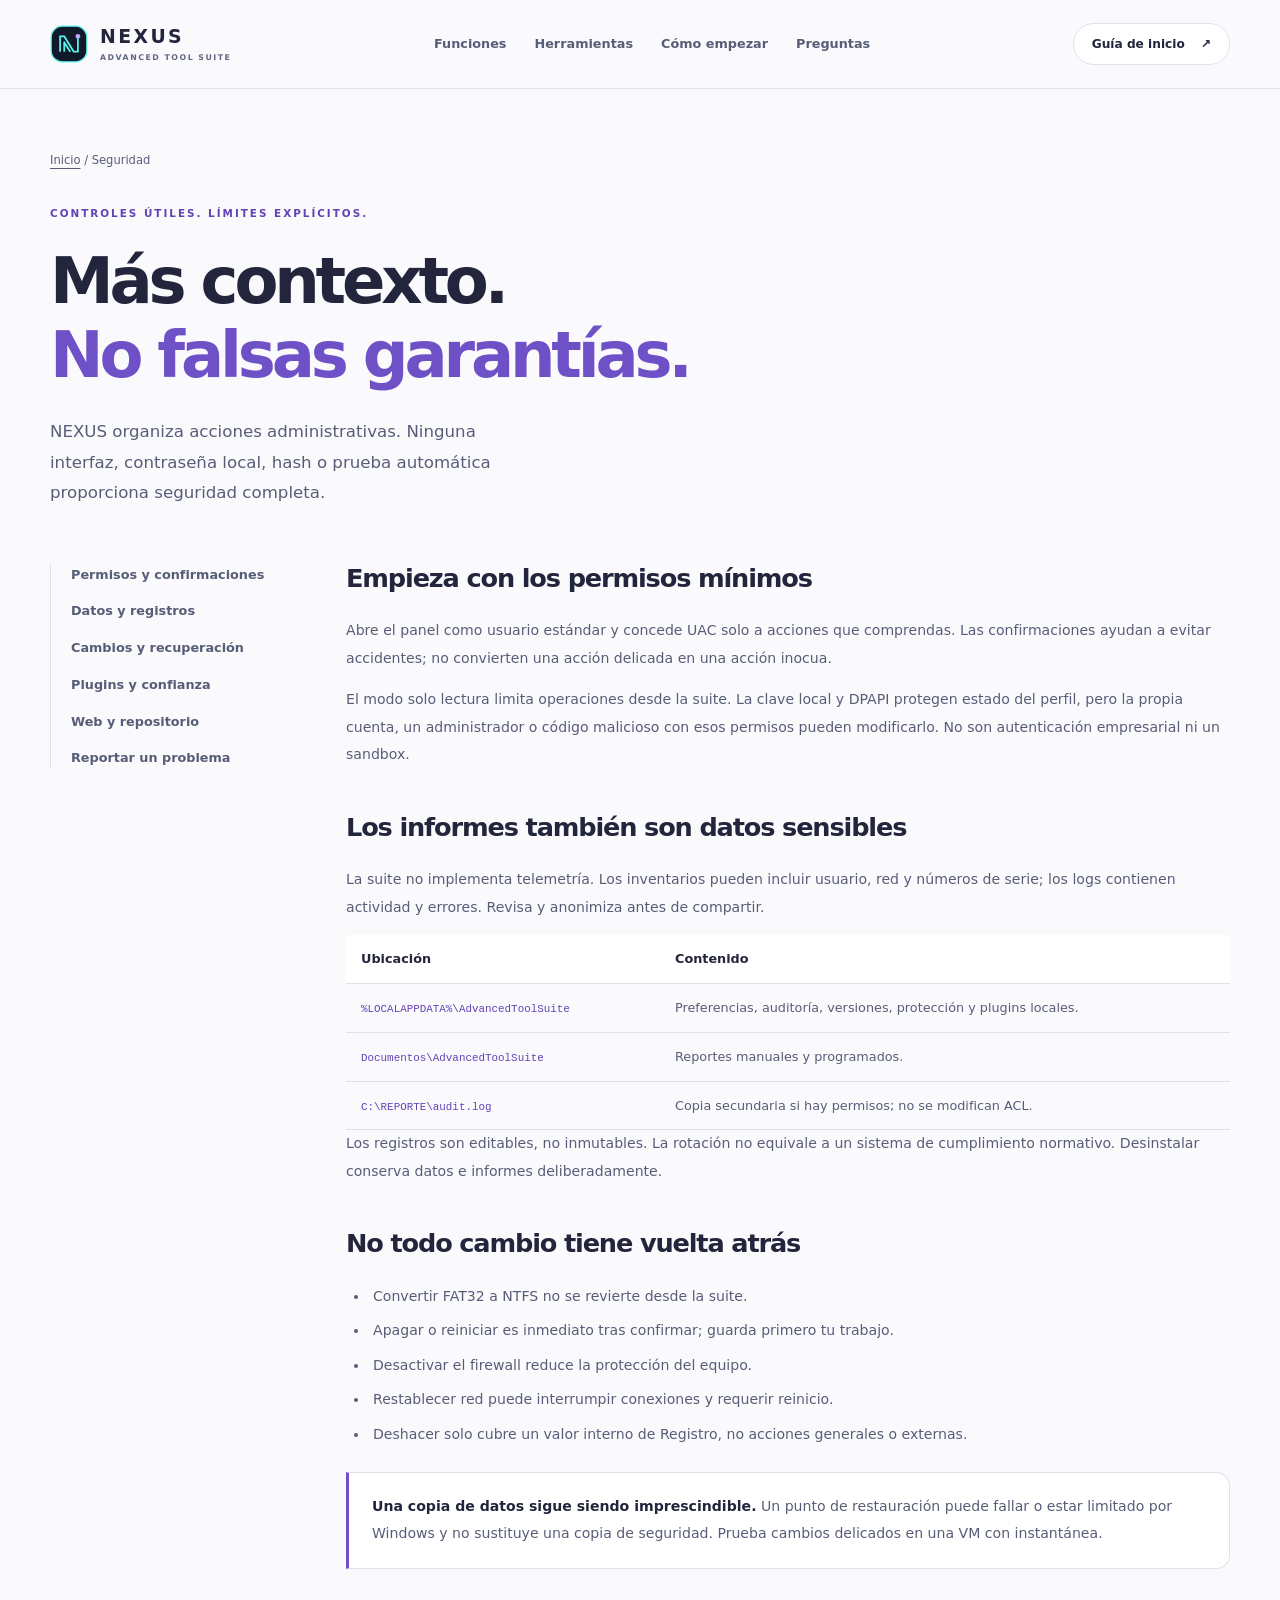
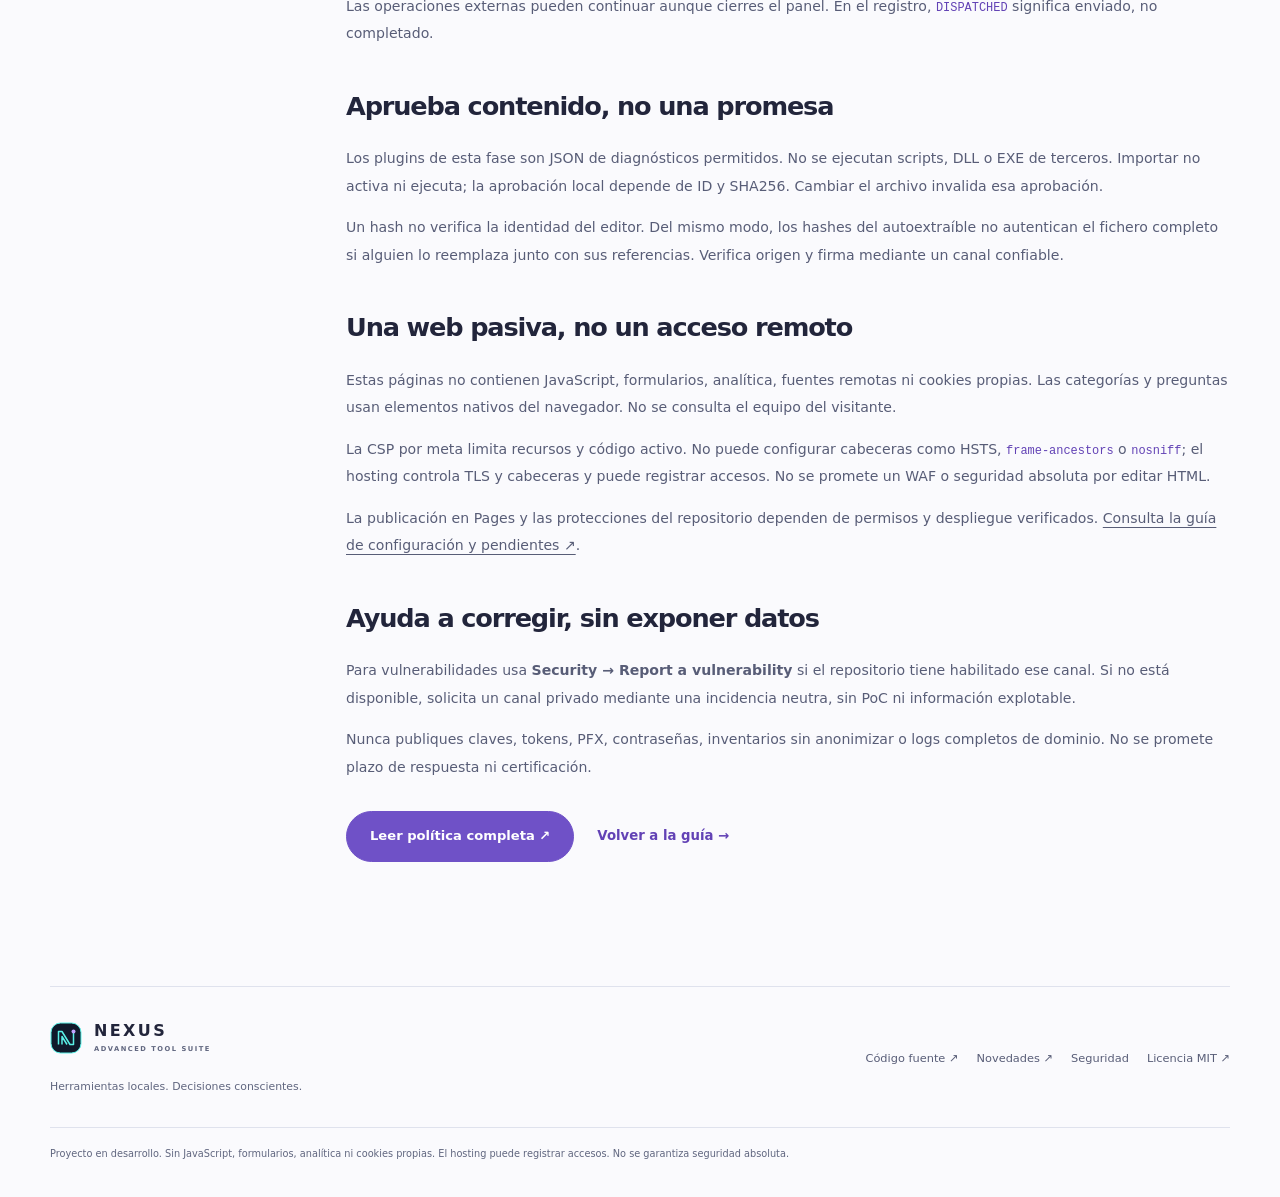
<file: site/seguridad.html>
<!doctype html>
<html lang="es">
<head>
  <meta charset="utf-8">
  <meta name="viewport" content="width=device-width,initial-scale=1">
  <meta name="description" content="Entiende los permisos, los datos y los límites de Advanced Tool Suite antes de ejecutar herramientas administrativas.">
  <meta name="referrer" content="no-referrer">
  <meta name="theme-color" content="#10132a">
  <meta name="color-scheme" content="dark light">
  <meta http-equiv="Content-Security-Policy" content="default-src 'none'; style-src 'self'; img-src 'self'; font-src 'none'; connect-src 'none'; script-src 'none'; object-src 'none'; base-uri 'none'; form-action 'none'">
  <title>Seguridad y privacidad · NEXUS</title>
  <link rel="icon" href="assets/logo.svg" type="image/svg+xml">
  <link rel="stylesheet" href="styles.css">
</head>
<body>
<a class="skip" href="#contenido">Saltar al contenido</a>
<header class="site-header">
  <div class="wrap header-row">
    <a class="brand" href="./" aria-label="NEXUS, inicio"><img src="assets/logo.svg" width="38" height="38" alt=""><span>NEXUS<small>ADVANCED TOOL SUITE</small></span></a>
    <nav aria-label="Navegación principal"><a href="./#modulos">Funciones</a><a href="./#catalogo">Herramientas</a><a href="./#empezar">Cómo empezar</a><a href="./#preguntas">Preguntas</a></nav>
    <a class="button button-small" href="guia.html">Guía de inicio <span aria-hidden="true">↗</span></a>
  </div>
</header>
<main id="contenido" class="wrap">
  <div class="article-hero"><p class="breadcrumb"><a href="./">Inicio</a> / Seguridad</p><p class="eyebrow">CONTROLES ÚTILES. LÍMITES EXPLÍCITOS.</p><h1>Más contexto.<br><span>No falsas garantías.</span></h1><p class="lead">NEXUS organiza acciones administrativas. Ninguna interfaz, contraseña local, hash o prueba automática proporciona seguridad completa.</p></div>
  <div class="article-layout"><nav class="article-menu" aria-label="En esta página"><a href="#permisos">Permisos y confirmaciones</a><a href="#datos">Datos y registros</a><a href="#cambios">Cambios y recuperación</a><a href="#plugins">Plugins y confianza</a><a href="#web">Web y repositorio</a><a href="#reportar">Reportar un problema</a></nav><div class="article-content">
    <section id="permisos"><h2>Empieza con los permisos mínimos</h2><p>Abre el panel como usuario estándar y concede UAC solo a acciones que comprendas. Las confirmaciones ayudan a evitar accidentes; no convierten una acción delicada en una acción inocua.</p><p>El modo solo lectura limita operaciones desde la suite. La clave local y DPAPI protegen estado del perfil, pero la propia cuenta, un administrador o código malicioso con esos permisos pueden modificarlo. No son autenticación empresarial ni un sandbox.</p></section>
    <section id="datos"><h2>Los informes también son datos sensibles</h2><p>La suite no implementa telemetría. Los inventarios pueden incluir usuario, red y números de serie; los logs contienen actividad y errores. Revisa y anonimiza antes de compartir.</p><div class="table-wrap"><table><thead><tr><th scope="col">Ubicación</th><th scope="col">Contenido</th></tr></thead><tbody><tr><td><code>%LOCALAPPDATA%\AdvancedToolSuite</code></td><td>Preferencias, auditoría, versiones, protección y plugins locales.</td></tr><tr><td><code>Documentos\AdvancedToolSuite</code></td><td>Reportes manuales y programados.</td></tr><tr><td><code>C:\REPORTE\audit.log</code></td><td>Copia secundaria si hay permisos; no se modifican ACL.</td></tr></tbody></table></div><p>Los registros son editables, no inmutables. La rotación no equivale a un sistema de cumplimiento normativo. Desinstalar conserva datos e informes deliberadamente.</p></section>
    <section id="cambios"><h2>No todo cambio tiene vuelta atrás</h2><ul><li>Convertir FAT32 a NTFS no se revierte desde la suite.</li><li>Apagar o reiniciar es inmediato tras confirmar; guarda primero tu trabajo.</li><li>Desactivar el firewall reduce la protección del equipo.</li><li>Restablecer red puede interrumpir conexiones y requerir reinicio.</li><li>Deshacer solo cubre un valor interno de Registro, no acciones generales o externas.</li></ul><div class="callout"><p><strong>Una copia de datos sigue siendo imprescindible.</strong> Un punto de restauración puede fallar o estar limitado por Windows y no sustituye una copia de seguridad. Prueba cambios delicados en una VM con instantánea.</p></div><p>Las operaciones externas pueden continuar aunque cierres el panel. En el registro, <code>DISPATCHED</code> significa enviado, no completado.</p></section>
    <section id="plugins"><h2>Aprueba contenido, no una promesa</h2><p>Los plugins de esta fase son JSON de diagnósticos permitidos. No se ejecutan scripts, DLL o EXE de terceros. Importar no activa ni ejecuta; la aprobación local depende de ID y SHA256. Cambiar el archivo invalida esa aprobación.</p><p>Un hash no verifica la identidad del editor. Del mismo modo, los hashes del autoextraíble no autentican el fichero completo si alguien lo reemplaza junto con sus referencias. Verifica origen y firma mediante un canal confiable.</p></section>
    <section id="web"><h2>Una web pasiva, no un acceso remoto</h2><p>Estas páginas no contienen JavaScript, formularios, analítica, fuentes remotas ni cookies propias. Las categorías y preguntas usan elementos nativos del navegador. No se consulta el equipo del visitante.</p><p>La CSP por meta limita recursos y código activo. No puede configurar cabeceras como HSTS, <code>frame-ancestors</code> o <code>nosniff</code>; el hosting controla TLS y cabeceras y puede registrar accesos. No se promete un WAF o seguridad absoluta por editar HTML.</p><p>La publicación en Pages y las protecciones del repositorio dependen de permisos y despliegue verificados. <a href="https://github.com/yhquintero/Advanced_Tool_Suite/blob/main/docs/SEGURIDAD-REPOSITORIO.md">Consulta la guía de configuración y pendientes ↗</a>.</p></section>
    <section id="reportar"><h2>Ayuda a corregir, sin exponer datos</h2><p>Para vulnerabilidades usa <strong>Security → Report a vulnerability</strong> si el repositorio tiene habilitado ese canal. Si no está disponible, solicita un canal privado mediante una incidencia neutra, sin PoC ni información explotable.</p><p>Nunca publiques claves, tokens, PFX, contraseñas, inventarios sin anonimizar o logs completos de dominio. No se promete plazo de respuesta ni certificación.</p><div class="actions"><a class="button primary" href="https://github.com/yhquintero/Advanced_Tool_Suite/blob/main/SECURITY.md">Leer política completa ↗</a><a class="text-link" href="guia.html">Volver a la guía →</a></div></section>
  </div></div></main>
<footer class="wrap footer"><div><a class="brand" href="./"><img src="assets/logo.svg" width="32" height="32" alt=""><span>NEXUS<small>ADVANCED TOOL SUITE</small></span></a><p>Herramientas locales. Decisiones conscientes.</p></div><div class="footer-links"><a href="https://github.com/yhquintero/Advanced_Tool_Suite">Código fuente ↗</a><a href="https://github.com/yhquintero/Advanced_Tool_Suite/blob/main/CHANGELOG.md">Novedades ↗</a><a href="seguridad.html">Seguridad</a><a href="https://github.com/yhquintero/Advanced_Tool_Suite/blob/main/LICENSE">Licencia MIT ↗</a></div><p class="footer-note">Proyecto en desarrollo. Sin JavaScript, formularios, analítica ni cookies propias. El hosting puede registrar accesos. No se garantiza seguridad absoluta.</p></footer>
</body>
</html>
</file>
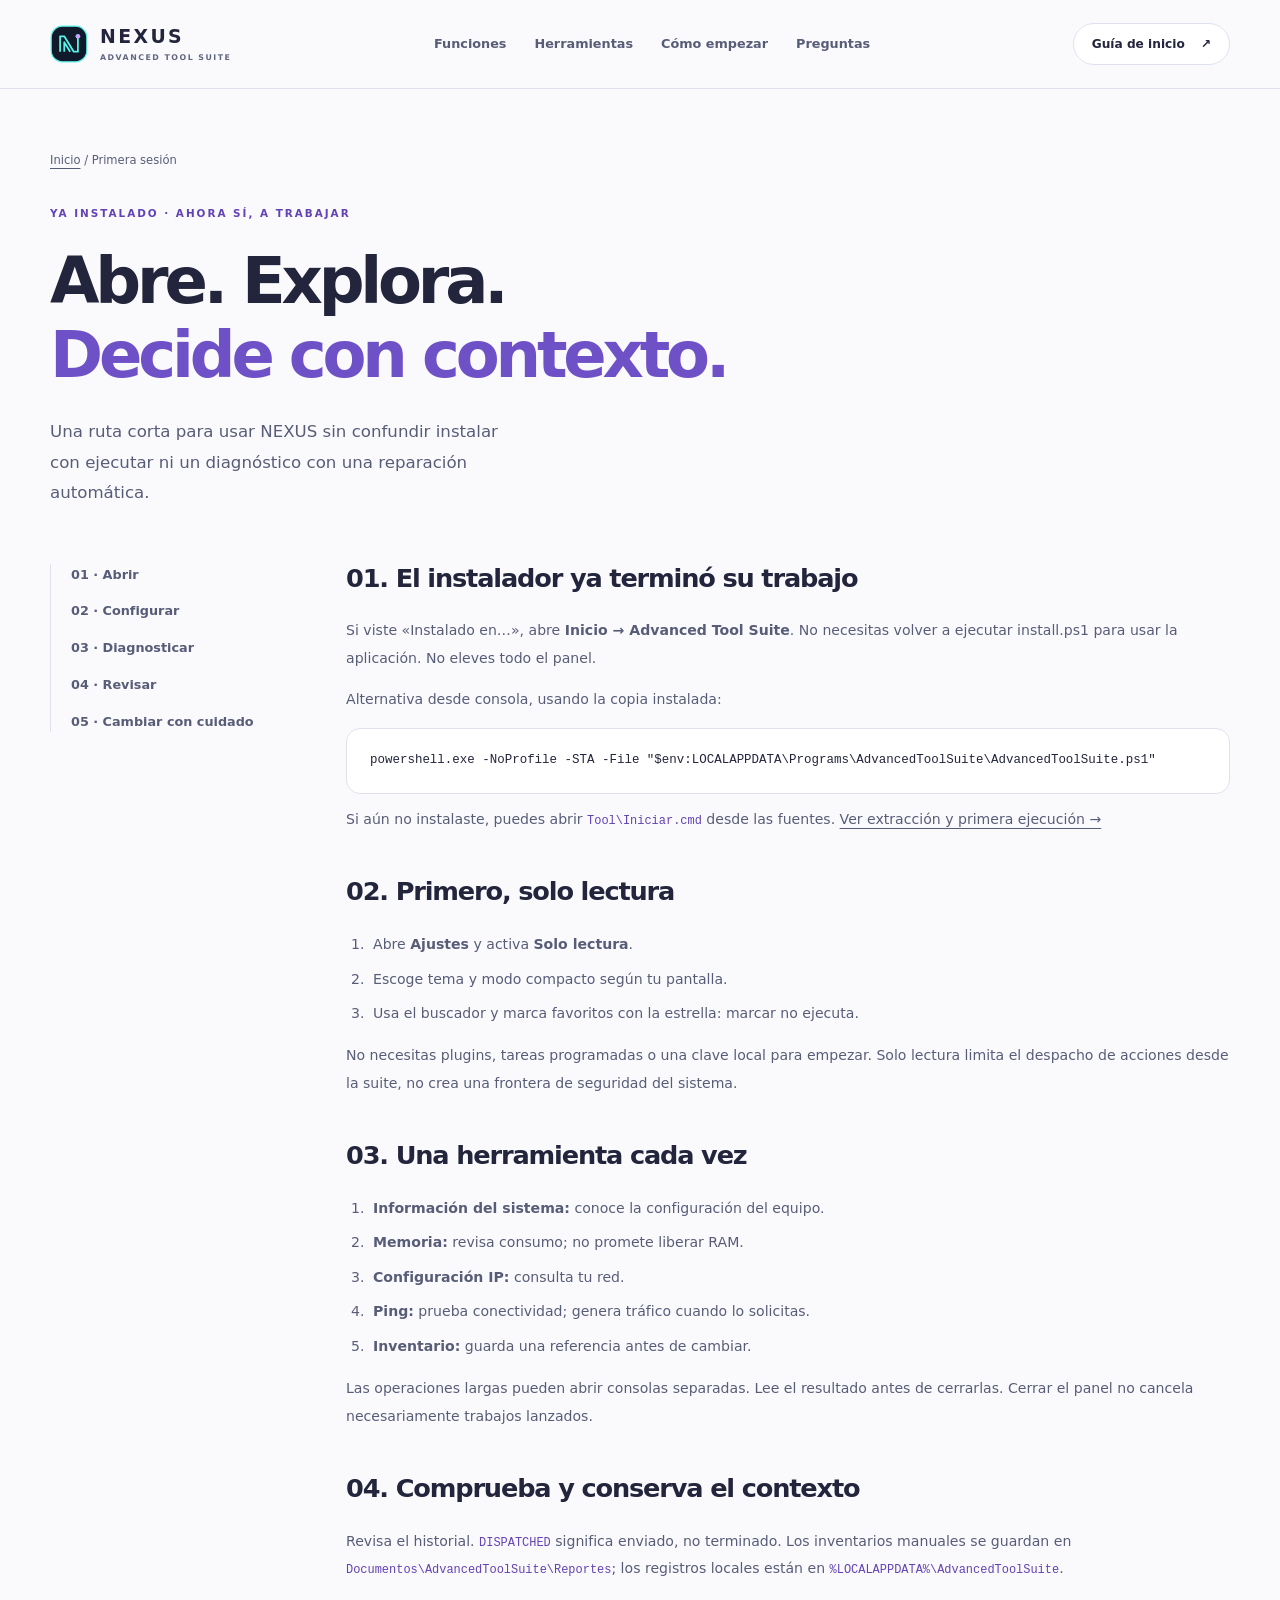
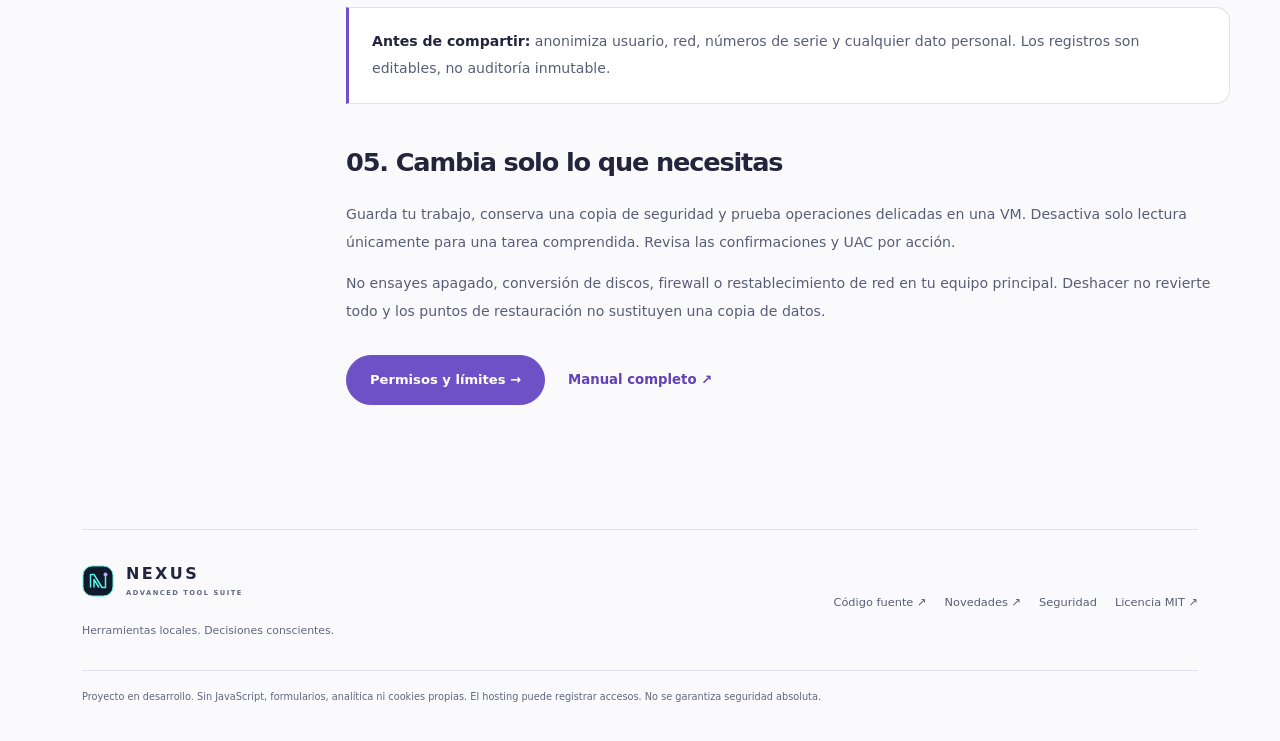
<file: site/uso.html>
<!doctype html>
<html lang="es">
<head>
  <meta charset="utf-8">
  <meta name="viewport" content="width=device-width,initial-scale=1">
  <meta name="description" content="Primera sesión con NEXUS instalado: abrir desde Inicio, activar solo lectura, ejecutar diagnósticos y revisar resultados.">
  <meta name="referrer" content="no-referrer">
  <meta name="theme-color" content="#10132a">
  <meta name="color-scheme" content="dark light">
  <meta http-equiv="Content-Security-Policy" content="default-src 'none'; style-src 'self'; img-src 'self'; font-src 'none'; connect-src 'none'; script-src 'none'; object-src 'none'; base-uri 'none'; form-action 'none'">
  <title>Primera sesión de uso · NEXUS</title>
  <link rel="icon" href="assets/logo.svg" type="image/svg+xml">
  <link rel="stylesheet" href="styles.css">
</head>
<body>
<a class="skip" href="#contenido">Saltar al contenido</a>
<header class="site-header">
  <div class="wrap header-row">
    <a class="brand" href="./" aria-label="NEXUS, inicio"><img src="assets/logo.svg" width="38" height="38" alt=""><span>NEXUS<small>ADVANCED TOOL SUITE</small></span></a>
    <nav aria-label="Navegación principal"><a href="./#modulos">Funciones</a><a href="./#catalogo">Herramientas</a><a href="./#empezar">Cómo empezar</a><a href="./#preguntas">Preguntas</a></nav>
    <a class="button button-small" href="guia.html">Guía de inicio <span aria-hidden="true">↗</span></a>
  </div>
</header>
<main id="contenido" class="wrap">
<div class="article-hero"><p class="breadcrumb"><a href="./">Inicio</a> / Primera sesión</p><p class="eyebrow">YA INSTALADO · AHORA SÍ, A TRABAJAR</p><h1>Abre. Explora.<br><span>Decide con contexto.</span></h1><p class="lead">Una ruta corta para usar NEXUS sin confundir instalar con ejecutar ni un diagnóstico con una reparación automática.</p></div>
<div class="article-layout"><nav class="article-menu" aria-label="En esta guía"><a href="#abrir">01 · Abrir</a><a href="#configurar">02 · Configurar</a><a href="#diagnosticar">03 · Diagnosticar</a><a href="#revisar">04 · Revisar</a><a href="#cambiar">05 · Cambiar con cuidado</a></nav><div class="article-content">
<section id="abrir"><h2>01. El instalador ya terminó su trabajo</h2><p>Si viste «Instalado en…», abre <strong>Inicio → Advanced Tool Suite</strong>. No necesitas volver a ejecutar install.ps1 para usar la aplicación. No eleves todo el panel.</p><p>Alternativa desde consola, usando la copia instalada:</p><pre><code>powershell.exe -NoProfile -STA -File "$env:LOCALAPPDATA\Programs\AdvancedToolSuite\AdvancedToolSuite.ps1"</code></pre><p>Si aún no instalaste, puedes abrir <code>Tool\Iniciar.cmd</code> desde las fuentes. <a href="guia.html">Ver extracción y primera ejecución →</a></p></section>
<section id="configurar"><h2>02. Primero, solo lectura</h2><ol><li>Abre <strong>Ajustes</strong> y activa <strong>Solo lectura</strong>.</li><li>Escoge tema y modo compacto según tu pantalla.</li><li>Usa el buscador y marca favoritos con la estrella: marcar no ejecuta.</li></ol><p>No necesitas plugins, tareas programadas o una clave local para empezar. Solo lectura limita el despacho de acciones desde la suite, no crea una frontera de seguridad del sistema.</p></section>
<section id="diagnosticar"><h2>03. Una herramienta cada vez</h2><ol><li><strong>Información del sistema:</strong> conoce la configuración del equipo.</li><li><strong>Memoria:</strong> revisa consumo; no promete liberar RAM.</li><li><strong>Configuración IP:</strong> consulta tu red.</li><li><strong>Ping:</strong> prueba conectividad; genera tráfico cuando lo solicitas.</li><li><strong>Inventario:</strong> guarda una referencia antes de cambiar.</li></ol><p>Las operaciones largas pueden abrir consolas separadas. Lee el resultado antes de cerrarlas. Cerrar el panel no cancela necesariamente trabajos lanzados.</p></section>
<section id="revisar"><h2>04. Comprueba y conserva el contexto</h2><p>Revisa el historial. <code>DISPATCHED</code> significa enviado, no terminado. Los inventarios manuales se guardan en <code>Documentos\AdvancedToolSuite\Reportes</code>; los registros locales están en <code>%LOCALAPPDATA%\AdvancedToolSuite</code>.</p><div class="callout"><p><strong>Antes de compartir:</strong> anonimiza usuario, red, números de serie y cualquier dato personal. Los registros son editables, no auditoría inmutable.</p></div></section>
<section id="cambiar"><h2>05. Cambia solo lo que necesitas</h2><p>Guarda tu trabajo, conserva una copia de seguridad y prueba operaciones delicadas en una VM. Desactiva solo lectura únicamente para una tarea comprendida. Revisa las confirmaciones y UAC por acción.</p><p>No ensayes apagado, conversión de discos, firewall o restablecimiento de red en tu equipo principal. Deshacer no revierte todo y los puntos de restauración no sustituyen una copia de datos.</p><div class="actions"><a class="button primary" href="seguridad.html">Permisos y límites →</a><a class="text-link" href="https://github.com/yhquintero/Advanced_Tool_Suite/blob/main/MANUAL.md">Manual completo ↗</a></div></section>
</div></div>
<footer class="wrap footer"><div><a class="brand" href="./"><img src="assets/logo.svg" width="32" height="32" alt=""><span>NEXUS<small>ADVANCED TOOL SUITE</small></span></a><p>Herramientas locales. Decisiones conscientes.</p></div><div class="footer-links"><a href="https://github.com/yhquintero/Advanced_Tool_Suite">Código fuente ↗</a><a href="https://github.com/yhquintero/Advanced_Tool_Suite/blob/main/CHANGELOG.md">Novedades ↗</a><a href="seguridad.html">Seguridad</a><a href="https://github.com/yhquintero/Advanced_Tool_Suite/blob/main/LICENSE">Licencia MIT ↗</a></div><p class="footer-note">Proyecto en desarrollo. Sin JavaScript, formularios, analítica ni cookies propias. El hosting puede registrar accesos. No se garantiza seguridad absoluta.</p></footer>
</body>
</html>
</file>
<file: site/styles.css>
/* NEXUS: identidad original, componentes locales y sin dependencias externas. */
:root {
  color-scheme:dark;
  --bg:#0c0e1a;
  --surface:#141727;
  --surface-alt:#191d32;
  --text:#f0f2fb;
  --muted:#b0b5ce;
  --subtle:#898fac;
  --line:#2a3049;
  --accent:#b9a4ff;
  --accent-strong:#cabcff;
  --mint:#a0ebce;
  --peach:#f0c199;
  --blue:#abcfff;
  --shadow:0 24px 70px #03051155;
  --radius:22px;
  --header:#0c0e1af2
}
* {
  box-sizing:border-box
}
html {
  scroll-behavior:smooth;
  scroll-padding-top:110px
}
body {
  margin:0;
  background:var(--bg);
  color:var(--text);
  font:15px/1.7 system-ui,-apple-system,"Segoe UI",sans-serif;
  -webkit-font-smoothing:antialiased
}
h1,h2,h3,p {
  margin-top:0
}
h1,h2,h3 {
  line-height:1.16;
  letter-spacing:-.045em
}
a {
  color:inherit;
  text-underline-offset:4px
}
a:focus-visible,summary:focus-visible {
  outline:3px solid var(--mint);
  outline-offset:5px;
  border-radius:6px
}
img {
  display:block;
  max-width:100%;
  height:auto
}
button,a,summary {
  -webkit-tap-highlight-color:transparent
}
.wrap {
  width:min(1180px,calc(100% - 64px));
  margin-inline:auto
}
.skip {
  position:absolute;
  left:18px;
  top:-100px;
  z-index:20;
  padding:12px 20px;
  background:var(--mint);
  color:#11241f;
  border-radius:10px
}
.skip:focus {
  top:14px
}
.announcement {
  display:flex;
  justify-content:center;
  align-items:center;
  gap:12px;
  flex-wrap:wrap;
  padding:9px 20px;
  color:var(--muted);
  font-size:.72rem;
  background:#17192e;
  border-bottom:1px solid var(--line)
}
.announcement a {
  color:var(--accent-strong);
  font-weight:650;
  margin-left:8px
}
.announcement-divider {
  color:var(--subtle)
}
.live-dot {
  display:inline-block;
  width:6px;
  height:6px;
  background:var(--mint);
  border-radius:50%;
  flex-shrink:0
}
.site-header {
  position:sticky;
  top:0;
  z-index:10;
  background:var(--header);
  border-bottom:1px solid var(--line);
  backdrop-filter:blur(16px)
}
.header-row {
  display:flex;
  align-items:center;
  justify-content:space-between;
  gap:24px;
  min-height:88px
}
.brand {
  display:inline-flex;
  align-items:center;
  gap:12px;
  font-size:1.18rem;
  font-weight:800;
  letter-spacing:2.4px;
  text-decoration:none;
  line-height:1.1
}
.brand small {
  display:block;
  color:var(--subtle);
  font-size:.49rem;
  letter-spacing:1.5px;
  margin-top:7px;
  font-weight:600
}
nav {
  display:flex;
  gap:28px;
  flex-wrap:wrap
}
nav a {
  color:var(--muted);
  font-size:.8rem;
  font-weight:550;
  text-decoration:none;
  transition:color .15s
}
nav a:hover {
  color:var(--text)
}
.button {
  display:inline-flex;
  gap:16px;
  justify-content:center;
  align-items:center;
  border:1px solid var(--line);
  border-radius:999px;
  padding:13px 23px;
  background:var(--surface);
  font-size:.82rem;
  font-weight:700;
  text-decoration:none;
  transition:background .18s,border-color .18s,transform .18s
}
.button:hover {
  background:var(--surface-alt);
  border-color:var(--accent);
  transform:translateY(-2px)
}
.button-small {
  padding:10px 18px;
  font-size:.76rem;
  white-space:nowrap
}
.primary {
  color:#20173a;
  background:var(--accent);
  border-color:var(--accent)
}
.primary:hover {
  color:#20173a;
  background:var(--accent-strong)
}
.text-link {
  color:var(--accent-strong);
  font-weight:600;
  font-size:.83rem;
  text-decoration:none
}
.text-link:hover {
  text-decoration:underline
}
.hero {
  display:grid;
  grid-template-columns:.95fr 1.05fr;
  gap:50px;
  align-items:center;
  padding-block:86px 64px
}
.eyebrow {
  font-size:.65rem;
  letter-spacing:2px;
  font-weight:700;
  color:var(--accent-strong);
  display:flex;
  align-items:center;
  gap:10px;
  margin-bottom:22px
}
.eyebrow-line {
  display:inline-block;
  width:23px;
  height:1px;
  background:var(--accent)
}
h1 {
  font-size:clamp(2.9rem,5.1vw,4.5rem);
  font-weight:750;
  margin-bottom:24px;
  letter-spacing:-.065em
}
h1>span {
  color:var(--accent)
}
.lead {
  font-size:1.04rem;
  line-height:1.85;
  color:var(--muted);
  max-width:470px
}
.actions {
  display:flex;
  align-items:center;
  gap:23px;
  flex-wrap:wrap;
  margin-block:30px 24px
}
.hero-points {
  display:flex;
  flex-wrap:wrap;
  gap:8px 18px;
  list-style:none;
  padding:0;
  margin-block:0 18px;
  color:var(--muted);
  font-size:.65rem
}
.hero-points li::before {
  content:'✓';
  color:var(--mint);
  margin-right:6px
}
.hero-note {
  color:var(--subtle);
  font-size:.69rem;
  line-height:1.7;
  max-width:430px;
  margin-bottom:0
}
.product-figure {
  margin:0;
  position:relative;
  min-width:0
}
.preview-label {
  display:flex;
  align-items:center;
  gap:8px;
  font-size:.55rem;
  letter-spacing:1px;
  color:var(--subtle);
  margin-bottom:13px
}
.preview-label>span:last-child {
  margin-left:auto;
  font-size:.48rem;
  letter-spacing:.6px
}
.tiny-square {
  display:inline-block;
  width:5px;
  height:5px;
  background:var(--accent)
}
.product-window {
  border:1px solid #3c425f;
  border-radius:14px;
  overflow:hidden;
  box-shadow:var(--shadow);
  background:#141727;
  color:#eff2ff;
  transform:perspective(1600px) rotateY(-4deg) rotateX(2deg)
}
.window-bar {
  display:flex;
  align-items:center;
  gap:13px;
  height:36px;
  padding:0 14px;
  background:#1c2035;
  border-bottom:1px solid #2a3049;
  font-size:.52rem;
  color:#c4c9de
}
.window-dots {
  color:#696281;
  font-size:.55rem;
  letter-spacing:3px
}
.local-badge {
  margin-left:auto;
  letter-spacing:1px;
  font-size:.43rem;
  color:#a0ebce
}
.window-body {
  display:grid;
  grid-template-columns:100px 1fr;
  min-height:338px
}
.mock-sidebar {
  padding:18px 10px;
  background:#101322;
  border-right:1px solid #272d43;
  display:flex;
  flex-direction:column;
  gap:6px
}
.mock-mark {
  font-size:1.4rem;
  font-weight:800;
  line-height:1;
  margin-bottom:20px;
  letter-spacing:-2px;
  color:#cabcff;
  padding-left:10px
}
.mock-mark span {
  color:#a0ebce;
  font-size:1rem;
  padding-left:4px
}
.mock-sidebar>span {
  display:flex;
  gap:7px;
  align-items:center;
  color:#969db9;
  padding:6px 8px;
  font-size:.6rem;
  border-radius:6px
}
.mock-sidebar>span>span {
  font-size:.51rem
}
.mock-sidebar>.mock-active {
  background:#2a2848;
  color:#d6caff
}
.mock-sidebar-bottom {
  font-size:.44rem;
  letter-spacing:1px;
  color:#747c9f;
  margin-top:auto;
  padding:22px 8px 3px
}
.mock-main {
  padding:22px 20px;
  min-width:0
}
.mock-greeting {
  display:flex;
  justify-content:space-between;
  gap:10px;
  align-items:center;
  margin-bottom:20px
}
.mock-greeting small {
  font-size:.41rem;
  letter-spacing:1.4px;
  color:#969db9
}
.mock-greeting h2 {
  font-size:1.05rem;
  letter-spacing:-.3px;
  margin:2px 0
}
.mock-greeting h2 span {
  color:#cabcff
}
.mock-avatar {
  display:grid;
  place-items:center;
  width:26px;
  height:26px;
  border:1px solid #3a3d5b;
  border-radius:9px;
  color:#cabcff;
  font-size:.59rem
}
.mock-metrics {
  display:grid;
  grid-template-columns:repeat(3,1fr);
  gap:9px;
  margin-bottom:22px
}
.mock-metrics>div {
  border:1px solid #30354e;
  border-radius:9px;
  padding:10px;
  background:#1b1f33;
  overflow:hidden
}
.mock-metrics>div>span:first-child {
  color:#a7aec8;
  letter-spacing:.5px;
  font-size:.4rem;
  display:block
}
.mock-metrics strong {
  display:block;
  font-size:1.1rem;
  line-height:1.5;
  font-weight:650;
  margin-top:3px
}
.mock-metrics strong small {
  font-size:.44rem;
  color:#a7aec8;
  font-weight:400
}
.spark {
  height:14px;
  margin-top:4px;
  opacity:.8;
  background:linear-gradient(167deg,transparent 45%,#b9a4ff 46%,#b9a4ff 49%,transparent 50%),linear-gradient(25deg,transparent 56%,#b9a4ff 57%,#b9a4ff 59%,transparent 60%)
}
.spark-b {
  background:linear-gradient(14deg,transparent 45%,#a0ebce 46%,#a0ebce 49%,transparent 50%),linear-gradient(171deg,transparent 56%,#a0ebce 57%,#a0ebce 59%,transparent 60%)
}
.metric-caption {
  display:block;
  font-size:.37rem;
  color:#a7aec8;
  margin-top:5px;
  line-height:1.5
}
.mock-section-title {
  display:flex;
  align-items:center;
  justify-content:space-between;
  gap:8px;
  margin-bottom:10px
}
.mock-section-title strong {
  font-size:.59rem;
  font-weight:600
}
.mock-section-title>span {
  font-size:.34rem;
  letter-spacing:.7px;
  color:#9ba4c2
}
.mock-tool-grid {
  display:grid;
  grid-template-columns:repeat(2,1fr);
  gap:8px
}
.mock-tool-grid>div {
  border:1px solid #2a3049;
  border-radius:8px;
  padding:11px;
  background:#191d30
}
.mock-tool-grid .tool-symbol {
  width:23px;
  height:23px;
  font-size:.8rem;
  border-radius:6px;
  margin-bottom:7px
}
.mock-tool-grid strong,.mock-tool-grid small {
  display:block
}
.mock-tool-grid strong {
  font-size:.5rem;
  font-weight:600
}
.mock-tool-grid small {
  font-size:.38rem;
  color:#a7aec8;
  margin-top:4px
}
.mock-activity {
  display:flex;
  align-items:center;
  gap:6px;
  font-size:.4rem;
  color:#a7aec8;
  border-top:1px solid #2a3049;
  margin-top:14px;
  padding-top:10px
}
.mock-activity .live-dot {
  width:4px;
  height:4px
}
.activity-line {
  width:40px;
  height:2px;
  background:#2a3049;
  margin-left:auto
}
figcaption {
  font-size:.61rem;
  color:var(--subtle);
  line-height:1.7;
  margin:17px 4px 0;
  max-width:430px
}
.floating-note {
  position:absolute;
  right:-12px;
  bottom:70px;
  display:flex;
  align-items:center;
  gap:10px;
  background:var(--surface-alt);
  border:1px solid var(--line);
  border-radius:12px;
  padding:12px 18px;
  box-shadow:var(--shadow);
  transform:rotate(-2deg)
}
.floating-note>span {
  display:grid;
  place-items:center;
  width:29px;
  height:29px;
  border-radius:50%;
  background:#a0ebce1f;
  color:var(--mint)
}
.floating-note strong,.floating-note small {
  display:block
}
.floating-note strong {
  font-size:.63rem;
  font-weight:650
}
.floating-note small {
  font-size:.52rem;
  color:var(--muted)
}
.proof-strip {
  display:grid;
  grid-template-columns:repeat(4,1fr);
  border-block:1px solid var(--line);
  padding-block:25px
}
.proof-strip>div {
  display:flex;
  align-items:center;
  justify-content:center;
  gap:16px;
  padding-inline:20px
}
.proof-strip>div+div {
  border-left:1px solid var(--line)
}
.proof-strip strong {
  font-size:1.8rem;
  font-weight:650;
  line-height:1.2;
  letter-spacing:-1px
}
.proof-strip span {
  font-size:.7rem;
  line-height:1.6;
  color:var(--muted);
  max-width:110px
}
.section {
  padding-block:86px;
  scroll-margin-top:105px
}
h2 {
  font-size:clamp(1.9rem,3vw,2.65rem);
  font-weight:650;
  margin-bottom:24px
}
.muted-heading {
  color:var(--muted)
}
.section-heading {
  display:flex;
  align-items:flex-end;
  justify-content:space-between;
  gap:50px;
  margin-bottom:35px
}
.section-heading h2 {
  margin-bottom:0
}
.section-heading .eyebrow {
  margin-bottom:16px
}
.section-heading>p {
  color:var(--muted);
  max-width:340px;
  font-size:.86rem;
  margin-bottom:4px
}
.feature-grid {
  display:grid;
  grid-template-columns:repeat(3,1fr);
  gap:16px
}
.feature-card {
  position:relative;
  background:var(--surface);
  border:1px solid var(--line);
  border-radius:var(--radius);
  padding:28px;
  transition:border-color .18s,transform .18s
}
.feature-card:hover {
  border-color:#635b8b;
  transform:translateY(-3px)
}
.tool-symbol {
  display:grid;
  place-items:center;
  width:43px;
  height:43px;
  font-size:1.4rem;
  border-radius:12px;
  line-height:1
}
.lavender {
  color:#c5b4ff;
  background:#393053
}
.mint {
  color:#a0ebce;
  background:#203c38
}
.peach {
  color:#f0c199;
  background:#40332f
}
.blue {
  color:#abcfff;
  background:#27364b
}
.feature-number {
  position:absolute;
  right:28px;
  top:31px;
  font-size:.62rem;
  color:var(--subtle)
}
.feature-card h3 {
  font-size:1.13rem;
  font-weight:650;
  letter-spacing:-.025em;
  margin-block:23px 12px
}
.feature-card p {
  font-size:.8rem;
  line-height:1.85;
  color:var(--muted);
  margin-bottom:22px
}
.feature-card a {
  font-size:.75rem;
  color:var(--accent-strong);
  text-decoration:none;
  font-weight:600;
  display:flex;
  justify-content:space-between;
  gap:12px
}
.ecosystem-section {
  background:var(--surface);
  border-block:1px solid var(--line)
}
.ecosystem-grid {
  display:grid;
  grid-template-columns:repeat(3,1fr);
  gap:16px
}
.ecosystem-grid article {
  padding:28px;
  border:1px solid var(--line);
  border-radius:var(--radius)
}
.ecosystem-grid .ecosystem-highlight {
  background:var(--surface-alt);
  border-color:#6e6194
}
.ecosystem-tag,.doc-type {
  display:block;
  font-size:.6rem;
  font-weight:600;
  letter-spacing:1.1px;
  color:var(--subtle)
}
.ecosystem-grid h3 {
  font-size:1.1rem;
  margin-block:16px 12px;
  letter-spacing:-.02em
}
.ecosystem-grid p {
  font-size:.81rem;
  color:var(--muted);
  line-height:1.9
}
.pill {
  display:inline-block;
  border:1px solid var(--line);
  border-radius:99px;
  padding:5px 10px;
  font-size:.58rem;
  color:var(--muted);
  margin-top:10px
}
.catalog {
  display:grid;
  grid-template-columns:repeat(2,1fr);
  gap:12px;
  align-items:start
}
.category {
  border:1px solid var(--line);
  border-radius:16px;
  background:var(--surface);
  overflow:hidden
}
.category summary {
  cursor:pointer;
  list-style:none;
  display:flex;
  align-items:center;
  gap:13px;
  padding:21px 24px;
  font-size:.87rem;
  font-weight:600
}
.category summary::-webkit-details-marker {
  display:none
}
.category summary::after {
  content:'+';
  font-size:1.3rem;
  font-weight:400;
  line-height:1;
  color:var(--accent);
  margin-left:auto
}
.category[open] summary::after {
  content:'−'
}
.category-count {
  font-size:.62rem;
  color:var(--subtle);
  font-weight:400
}
.tool-list {
  list-style:none;
  margin:0;
  padding:0 24px 15px
}
.tool-list li {
  display:grid;
  grid-template-columns:1fr auto;
  gap:5px 14px;
  padding:15px 0;
  border-top:1px solid var(--line)
}
.tool-list strong {
  font-size:.76rem;
  font-weight:600
}
.tool-list small {
  grid-column:1/-1;
  font-size:.68rem;
  line-height:1.7;
  color:var(--muted)
}
.tool-permission {
  font-size:.52rem;
  font-weight:650;
  letter-spacing:.3px;
  border:1px solid var(--line);
  border-radius:5px;
  padding:2px 6px;
  align-self:start;
  color:var(--subtle)
}
.tool-permission.warning {
  color:var(--peach)
}
.fine {
  color:var(--subtle);
  font-size:.72rem;
  line-height:1.9;
  margin-top:18px
}
.start-section {
  padding-top:0
}
.steps {
  display:grid;
  grid-template-columns:repeat(3,1fr);
  gap:44px;
  list-style:none;
  padding:0;
  margin:40px 0 32px
}
.step-number {
  display:grid;
  place-items:center;
  width:34px;
  height:34px;
  border:1px solid var(--accent);
  border-radius:50%;
  color:var(--accent-strong);
  font-size:.8rem;
  font-weight:600;
  margin-bottom:20px
}
.steps h3 {
  font-size:1.07rem;
  letter-spacing:-.02em;
  margin-bottom:12px
}
.steps p {
  color:var(--muted);
  font-size:.82rem;
  line-height:1.85
}
code {
  font-size:.85em;
  color:var(--accent-strong);
  font-family:ui-monospace,"Cascadia Code",Consolas,monospace
}
.requirements {
  display:flex;
  flex-wrap:wrap;
  align-items:center;
  gap:15px 25px;
  padding:18px 23px;
  border:1px solid var(--line);
  background:var(--surface);
  border-radius:12px;
  font-size:.7rem;
  color:var(--muted)
}
.requirements-label {
  font-size:.56rem;
  letter-spacing:1.4px;
  color:var(--subtle);
  margin-right:auto
}
.release-panel {
  display:grid;
  grid-template-columns:1fr 1fr;
  gap:70px;
  background:var(--surface);
  border:1px solid var(--line);
  border-radius:26px;
  padding:44px
}
.release-panel p:not(.eyebrow) {
  color:var(--muted);
  font-size:.83rem;
  line-height:1.9
}
.release-list {
  list-style:none;
  margin:0;
  padding:0;
  align-self:center
}
.release-list li {
  display:flex;
  align-items:center;
  gap:17px;
  padding:18px 0;
  font-size:.76rem;
  color:var(--muted)
}
.release-list li+li {
  border-top:1px solid var(--line)
}
.state {
  flex-shrink:0;
  min-width:95px;
  text-align:center;
  font-size:.56rem;
  font-weight:650;
  padding:4px 8px;
  border-radius:99px;
  border:1px solid var(--line)
}
.state-current {
  color:var(--mint);
  background:#a0ebce0c
}
.state-review {
  color:var(--peach);
  background:#f0c1990c
}
.state-later {
  color:var(--accent-strong);
  background:#b9a4ff0c
}
.faq-section {
  display:grid;
  grid-template-columns:.75fr 1.25fr;
  gap:90px;
  padding-top:0
}
.faq-list details {
  border-bottom:1px solid var(--line)
}
.faq-list details:first-child {
  border-top:1px solid var(--line)
}
.faq-list summary {
  position:relative;
  padding:20px 32px 20px 0;
  font-size:.85rem;
  font-weight:550;
  cursor:pointer;
  list-style:none
}
.faq-list summary::-webkit-details-marker {
  display:none
}
.faq-list summary::after {
  content:'+';
  position:absolute;
  right:3px;
  top:17px;
  color:var(--accent);
  font-size:1.2rem
}
.faq-list details[open] summary::after {
  content:'−'
}
.faq-list p {
  font-size:.8rem;
  line-height:1.9;
  color:var(--muted);
  padding-right:24px;
  margin-bottom:22px
}
.docs {
  display:grid;
  grid-template-columns:repeat(4,1fr);
  gap:14px
}
.doc {
  display:block;
  padding:25px;
  background:var(--surface);
  border:1px solid var(--line);
  border-radius:18px;
  text-decoration:none;
  transition:border-color .18s
}
.doc:hover {
  border-color:var(--accent)
}
.doc strong {
  display:block;
  font-size:.9rem;
  font-weight:600;
  margin-block:20px 12px;
  letter-spacing:-.02em
}
.doc small {
  display:flex;
  justify-content:space-between;
  gap:12px;
  font-size:.65rem;
  line-height:1.8;
  color:var(--muted)
}
.doc small span {
  color:var(--accent)
}
.final-cta {
  display:flex;
  align-items:center;
  justify-content:space-between;
  gap:30px;
  border-top:1px solid var(--line);
  padding-block:55px 70px
}
.final-cta h2 {
  font-size:2.25rem
}
.final-cta p:not(.eyebrow) {
  color:var(--muted);
  font-size:.85rem;
  margin-bottom:0
}
.footer {
  display:grid;
  grid-template-columns:1fr 1fr;
  gap:30px;
  padding-block:35px;
  border-top:1px solid var(--line)
}
.footer .brand {
  font-size:1rem
}
.footer .brand small {
  font-size:.42rem
}
.footer p {
  font-size:.68rem;
  color:var(--subtle);
  margin-block:16px 0
}
.footer-links {
  display:flex;
  justify-content:flex-end;
  align-items:center;
  gap:18px;
  flex-wrap:wrap
}
.footer-links a {
  font-size:.71rem;
  color:var(--muted);
  text-decoration:none
}
.footer .footer-note {
  grid-column:1/-1;
  border-top:1px solid var(--line);
  padding-top:18px;
  margin-top:0;
  font-size:.61rem
}
.article-hero {
  padding-block:62px 38px;
  max-width:780px
}
.article-hero h1 {
  font-size:clamp(2.7rem,5vw,4rem)
}
.breadcrumb {
  font-size:.72rem;
  color:var(--muted);
  margin-bottom:34px
}
.article-layout {
  display:grid;
  grid-template-columns:230px 1fr;
  gap:66px;
  padding-bottom:80px
}
.article-menu {
  position:sticky;
  top:115px;
  align-self:start;
  display:flex;
  flex-direction:column;
  gap:15px;
  border-left:1px solid var(--line);
  padding-left:20px;
  font-size:.75rem
}
.article-menu a {
  text-decoration:none;
  color:var(--muted)
}
.article-menu a:hover {
  color:var(--accent-strong)
}
.article-content {
  min-width:0
}
.article-content section {
  margin-bottom:44px;
  scroll-margin-top:120px
}
.article-content h2 {
  font-size:1.6rem
}
.article-content h3 {
  font-size:1rem;
  letter-spacing:-.02em;
  margin-top:25px
}
.article-content p,.article-content li {
  color:var(--muted);
  font-size:.88rem;
  line-height:1.95
}
.article-content ul,.article-content ol {
  padding-left:23px
}
.article-content li {
  padding-left:4px;
  margin-bottom:7px
}
.callout {
  border:1px solid var(--line);
  border-left:3px solid var(--accent);
  border-radius:0 14px 14px 0;
  padding:20px 23px;
  background:var(--surface);
  margin-block:24px
}
.callout p:last-child {
  margin-bottom:0
}
.callout strong {
  color:var(--text)
}
.code-label {
  font-size:.6rem;
  letter-spacing:1px;
  color:var(--subtle);
  margin-bottom:7px
}
pre {
  overflow-x:auto;
  padding:20px 23px;
  border:1px solid var(--line);
  border-radius:14px;
  background:var(--surface);
  line-height:1.9;
  font-size:.78rem;
  max-width:100%;
  white-space:pre
}
pre code {
  color:var(--text);
  font-size:1em
}
.link-grid {
  display:grid;
  grid-template-columns:1fr 1fr;
  gap:14px
}
.link-grid .doc strong {
  margin-top:0
}
.table-wrap {
  overflow-x:auto
}
table {
  width:100%;
  border-collapse:collapse;
  font-size:.8rem
}
th,td {
  text-align:left;
  border-bottom:1px solid var(--line);
  padding:13px 15px;
  vertical-align:top
}
th {
  color:var(--text);
  font-weight:600;
  background:var(--surface)
}
td {
  color:var(--muted)
}
@media(max-width:1080px) {
  .hero {
    gap:26px
  }
  .header-row {
    gap:16px
  }
  nav {
    gap:18px
  }
  .header-row>.button {
    display:none
  }
  .proof-strip>div {
    padding-inline:12px;
    gap:12px
  }
  .docs {
    grid-template-columns:repeat(2,1fr)
  }
  .mock-sidebar {
    padding-inline:8px
  }
  .window-body {
    grid-template-columns:82px 1fr
  }
  .mock-main {
    padding:18px 14px
  }
  .floating-note {
    right:-6px;
    padding:10px 12px
  }
  .mock-sidebar>span>span {
    font-size:.47rem
  }
  .section-heading {
    gap:30px
  }
  .section-heading>p {
    max-width:290px
  }
}
@media(max-width:800px) {
  html {
    scroll-padding-top:24px
  }
  .wrap {
    width:calc(100% - 40px)
  }
  .site-header {
    position:static
  }
  .header-row {
    min-height:100px;
    flex-wrap:wrap;
    padding-block:18px;
    gap:18px
  }
  nav {
    width:100%;
    gap:12px 23px
  }
  nav a {
    font-size:.74rem
  }
  .hero {
    grid-template-columns:1fr;
    padding-block:48px;
    gap:40px
  }
  .hero-copy {
    max-width:600px
  }
  h1 {
    font-size:clamp(3rem,8vw,4.8rem)
  }
  .product-figure {
    max-width:650px;
    width:100%;
    margin-inline:auto
  }
  .product-window {
    transform:none
  }
  .window-body {
    grid-template-columns:110px 1fr
  }
  .mock-main {
    padding:25px
  }
  .mock-sidebar>span>span {
    font-size:.6rem
  }
  .mock-metrics strong {
    font-size:1.45rem
  }
  .mock-metrics>div>span:first-child {
    font-size:.5rem
  }
  .mock-tool-grid strong {
    font-size:.62rem
  }
  .mock-tool-grid small {
    font-size:.48rem
  }
  .mock-tool-grid .tool-symbol {
    width:28px;
    height:28px
  }
  .window-body {
    min-height:360px
  }
  .mock-section-title strong {
    font-size:.7rem
  }
  .floating-note {
    right:10px;
    bottom:66px
  }
  .proof-strip {
    grid-template-columns:repeat(2,1fr);
    row-gap:24px
  }
  .proof-strip>div {
    justify-content:flex-start;
    padding-left:24px
  }
  .proof-strip>div:nth-child(3) {
    border-left:0
  }
  .section {
    padding-block:56px
  }
  .section-heading {
    align-items:flex-start;
    flex-direction:column;
    gap:20px
  }
  .section-heading>p {
    max-width:550px
  }
  .feature-grid {
    grid-template-columns:repeat(2,1fr)
  }
  .ecosystem-grid {
    grid-template-columns:1fr
  }
  .ecosystem-grid article {
    padding:26px
  }
  .ecosystem-grid p {
    max-width:550px
  }
  .catalog {
    grid-template-columns:1fr
  }
  .steps {
    gap:24px
  }
  .release-panel {
    grid-template-columns:1fr;
    gap:18px;
    padding:30px
  }
  .faq-section {
    grid-template-columns:1fr;
    gap:28px;
    padding-top:0
  }
  .start-section {
    padding-top:0
  }
  .final-cta {
    padding-block:40px;
    flex-direction:column;
    align-items:flex-start
  }
  .footer {
    grid-template-columns:1fr;
    gap:12px
  }
  .footer-links {
    justify-content:flex-start;
    margin-top:12px
  }
  .article-layout {
    grid-template-columns:1fr;
    gap:35px
  }
  .article-menu {
    position:static;
    flex-direction:row;
    flex-wrap:wrap;
    gap:12px 20px
  }
  .article-hero {
    padding-top:40px
  }
  .article-content section {
    scroll-margin-top:24px
  }
}
@media(max-width:480px) {
  .announcement {
    gap:7px;
    font-size:.61rem
  }
  .announcement a {
    margin-left:0
  }
  .announcement-divider {
    display:none
  }
  .hero .actions {
    align-items:flex-start;
    flex-direction:column;
    gap:18px
  }
  .hero .primary {
    width:100%
  }
  .hero-points {
    font-size:.6rem;
    gap:7px 12px
  }
  .feature-grid {
    grid-template-columns:1fr
  }
  .feature-card {
    padding:25px
  }
  .proof-strip strong {
    font-size:1.5rem
  }
  .proof-strip span {
    font-size:.63rem
  }
  .proof-strip>div {
    padding-left:10px
  }
  .window-body {
    grid-template-columns:64px 1fr;
    min-height:320px
  }
  .mock-sidebar {
    padding-inline:5px
  }
  .mock-sidebar>span {
    justify-content:center;
    font-size:.9rem
  }
  .mock-sidebar>span>span {
    display:none
  }
  .mock-mark {
    padding-left:6px
  }
  .mock-sidebar-bottom {
    font-size:.34rem;
    padding-left:5px
  }
  .mock-main {
    padding:18px 12px
  }
  .mock-greeting h2 {
    font-size:.85rem
  }
  .mock-greeting small {
    font-size:.33rem
  }
  .mock-metrics {
    gap:6px;
    margin-bottom:16px
  }
  .mock-metrics>div {
    padding:8px
  }
  .mock-metrics strong {
    font-size:1.05rem
  }
  .mock-metrics>div>span:first-child {
    font-size:.32rem
  }
  .mock-metrics strong small {
    font-size:.33rem
  }
  .metric-caption {
    font-size:.31rem
  }
  .mock-section-title strong {
    font-size:.55rem
  }
  .mock-section-title>span {
    display:none
  }
  .mock-tool-grid>div {
    padding:9px
  }
  .mock-tool-grid strong {
    font-size:.48rem
  }
  .mock-tool-grid small {
    font-size:.37rem
  }
  .mock-tool-grid .tool-symbol {
    width:22px;
    height:22px;
    font-size:.75rem
  }
  .mock-avatar {
    width:22px;
    height:22px;
    font-size:.5rem
  }
  .window-bar {
    font-size:.44rem
  }
  .floating-note {
    padding:9px;
    gap:7px;
    bottom:65px;
    right:-5px
  }
  .floating-note strong {
    font-size:.52rem
  }
  .floating-note small {
    font-size:.43rem
  }
  .floating-note>span {
    width:23px;
    height:23px;
    font-size:.7rem
  }
  .preview-label {
    font-size:.43rem
  }
  .preview-label>span:last-child {
    font-size:.37rem
  }
  figcaption {
    font-size:.56rem
  }
  .steps {
    grid-template-columns:1fr;
    gap:23px;
    margin-top:25px
  }
  .steps li {
    display:grid;
    grid-template-columns:34px 1fr;
    gap:0 16px
  }
  .steps .step-number {
    grid-row:1/3
  }
  .steps h3 {
    margin-top:5px
  }
  .steps p {
    grid-column:2;
    margin-bottom:0
  }
  .requirements {
    gap:10px 20px
  }
  .requirements-label {
    width:100%
  }
  .release-panel {
    padding:25px
  }
  .release-list li {
    gap:10px;
    font-size:.7rem
  }
  .state {
    min-width:82px;
    font-size:.5rem
  }
  .docs {
    grid-template-columns:1fr 1fr;
    gap:10px
  }
  .doc {
    padding:19px
  }
  .doc strong {
    font-size:.8rem
  }
  .doc small {
    font-size:.6rem
  }
  .category summary {
    padding:18px
  }
  .tool-list {
    padding-inline:18px
  }
  .tool-list li {
    gap:5px 8px
  }
  .tool-list strong {
    font-size:.7rem
  }
  .tool-permission {
    font-size:.45rem
  }
  .final-cta h2 {
    font-size:1.9rem
  }
  .link-grid {
    grid-template-columns:1fr
  }
  pre {
    font-size:.65rem;
    padding:16px
  }
  .footer-note {
    font-size:.58rem
  }
}
@media(prefers-color-scheme:light) {
  :root {
    color-scheme:light;
    --bg:#fafafd;
    --surface:#fff;
    --surface-alt:#f1effa;
    --text:#22253b;
    --muted:#585d77;
    --subtle:#60667f;
    --line:#dfe2ed;
    --accent:#6f51c7;
    --accent-strong:#6242b5;
    --mint:#206e58;
    --peach:#99592b;
    --blue:#35659d;
    --shadow:0 24px 70px #262b4a14;
    --header:#fafafdf2
  }
  .announcement {
    background:#efedf8
  }
  .primary {
    background:#6f51c7;
    border-color:#6f51c7;
    color:#fff
  }
  .primary:hover {
    background:#6242b5;
    color:#fff
  }
  .product-window .lavender,.feature-card .lavender {
    color:#6542a7;
    background:#eee8fc
  }
  .feature-card .mint {
    color:#20654f;
    background:#e5f3eb
  }
  .feature-card .peach {
    color:#8c5128;
    background:#fbecdf
  }
  .feature-card .blue {
    color:#315d92;
    background:#e7effb
  }
  .product-window .mint {
    color:#a0ebce;
    background:#203c38
  }
  .product-window .peach {
    color:#f0c199;
    background:#40332f
  }
  .product-window .blue {
    color:#abcfff;
    background:#27364b
  }
  .product-window .lavender {
    color:#c5b4ff;
    background:#393053
  }
  .product-window {
    border-color:#4a4c63
  }
  .window-bar {
    color:#c4c9de
  }
  .floating-note {
    background:#fff
  }
  .skip {
    background:#206e58;
    color:#fff
  }
}
@media(prefers-reduced-motion:reduce) {
  html {
    scroll-behavior:auto
  }
  *,*::before,*::after {
    transition:none!important;
    animation:none!important
  }
  .product-window,.floating-note {
    transform:none
  }
}
@media print {
  body {
    background:#fff;
    color:#111
  }
  .announcement,.site-header,nav,.skip,.floating-note,.final-cta,.footer-links,.article-menu {
    display:none
  }
  .wrap {
    width:100%
  }
  .hero,.article-layout,.release-panel,.faq-section {
    display:block
  }
  .hero {
    padding-block:20px
  }
  .product-figure {
    break-inside:avoid;
    margin-top:25px
  }
  .section {
    padding-block:25px
  }
  .feature-grid,.ecosystem-grid,.docs {
    grid-template-columns:repeat(2,1fr)
  }
  .feature-card,.release-panel,.doc,.category {
    background:white;
    break-inside:avoid;
    border-color:#ccc
  }
  .feature-card p,.lead,.fine,.article-content p,.article-content li,.steps p,.faq-list p,.release-panel p {
    color:#333
  }
  .article-content h2,h1,h2,h3 {
    color:#111
  }
  h1>span,.eyebrow,.text-link {
    color:#50358c
  }
  .product-window {
    color:#eff2ff
  }
  .proof-strip,.footer {
    border-color:#ccc
  }
}
</file>
